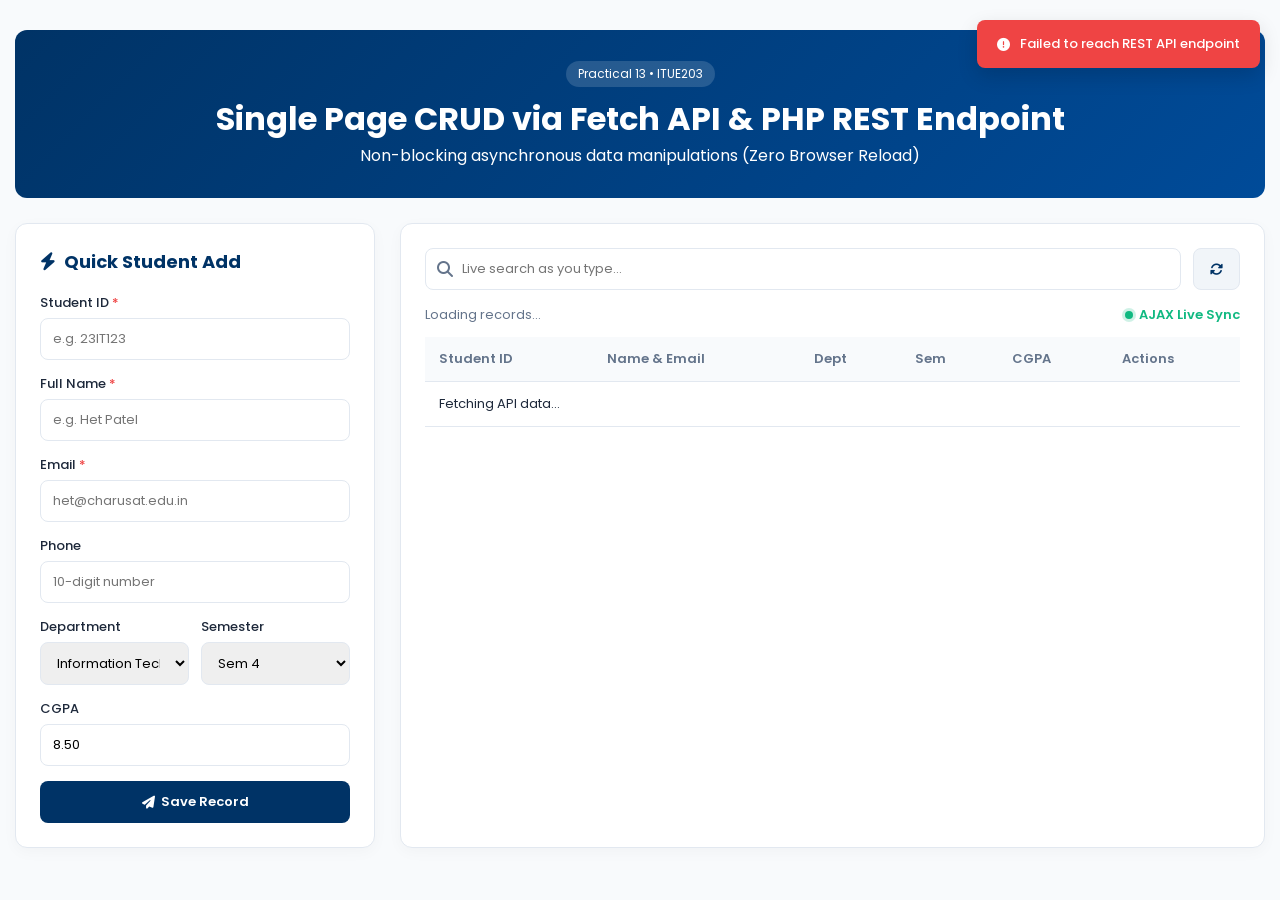
<file: practical 13/index.html>
<!DOCTYPE html>
<html lang="en">
<head>
    <meta charset="UTF-8">
    <meta name="viewport" content="width=device-width, initial-scale=1.0">
    <title>Practical 13 - Asynchronous AJAX/Fetch CRUD (Zero Page Reload)</title>
    <link href="https://fonts.googleapis.com/css2?family=Poppins:wght@300;400;500;600;700&display=swap" rel="stylesheet">
    <link rel="stylesheet" href="https://cdnjs.cloudflare.com/ajax/libs/font-awesome/6.6.0/css/all.min.css">
    <link rel="stylesheet" href="style.css">
</head>
<body>
    <div class="container">
        <header class="header">
            <span class="badge">Practical 13 • ITUE203</span>
            <h1>Single Page CRUD via Fetch API & PHP REST Endpoint</h1>
            <p>Non-blocking asynchronous data manipulations (Zero Browser Reload)</p>
        </header>

        <!-- Toast Notifications System -->
        <div id="toastContainer" class="toast-container"></div>

        <div class="crud-layout">
            <!-- Asynchronous Form Card -->
            <section class="card form-card">
                <h2>
                    <i class="fa-solid fa-bolt" id="formIcon"></i>
                    <span id="formTitle">Quick Student Add</span>
                </h2>

                <form id="asyncForm">
                    <input type="hidden" id="studentDbId" value="">

                    <div class="form-group">
                        <label for="studentId">Student ID <span class="req">*</span></label>
                        <input type="text" id="studentId" placeholder="e.g. 23IT123" required>
                    </div>

                    <div class="form-group">
                        <label for="fullName">Full Name <span class="req">*</span></label>
                        <input type="text" id="fullName" placeholder="e.g. Het Patel" required>
                    </div>

                    <div class="form-group">
                        <label for="email">Email <span class="req">*</span></label>
                        <input type="email" id="email" placeholder="het@charusat.edu.in" required>
                    </div>

                    <div class="form-group">
                        <label for="phone">Phone</label>
                        <input type="text" id="phone" placeholder="10-digit number">
                    </div>

                    <div class="row">
                        <div class="form-group">
                            <label for="deptSelect">Department</label>
                            <select id="deptSelect">
                                <option value="1">Information Technology</option>
                                <option value="2">Computer Engineering</option>
                                <option value="3">Computer Science & Eng</option>
                                <option value="4">Electronics & Comm</option>
                                <option value="5">Mechanical Engineering</option>
                            </select>
                        </div>

                        <div class="form-group">
                            <label for="semester">Semester</label>
                            <select id="semester">
                                <option value="1">Sem 1</option>
                                <option value="2">Sem 2</option>
                                <option value="3">Sem 3</option>
                                <option value="4" selected>Sem 4</option>
                                <option value="5">Sem 5</option>
                                <option value="6">Sem 6</option>
                                <option value="7">Sem 7</option>
                                <option value="8">Sem 8</option>
                            </select>
                        </div>
                    </div>

                    <div class="form-group">
                        <label for="cgpa">CGPA</label>
                        <input type="number" step="0.01" min="0" max="10" id="cgpa" value="8.50">
                    </div>

                    <div class="btn-group">
                        <button type="submit" id="saveBtn" class="btn btn-primary">
                            <i class="fa-solid fa-paper-plane"></i> <span id="saveBtnText">Save Record</span>
                        </button>
                        <button type="button" id="cancelBtn" class="btn btn-secondary" style="display: none;">Cancel</button>
                    </div>
                </form>
            </section>

            <!-- Asynchronous Live Data Table -->
            <section class="card table-card">
                <div class="table-top">
                    <div class="live-search">
                        <i class="fa-solid fa-magnifying-glass"></i>
                        <input type="text" id="liveSearchInput" placeholder="Live search as you type...">
                    </div>
                    <button id="refreshBtn" class="btn btn-refresh" title="Reload without refresh">
                        <i class="fa-solid fa-rotate"></i>
                    </button>
                </div>

                <div class="table-meta">
                    <span id="recordCount">Loading records...</span>
                    <span class="live-indicator"><span class="dot"></span> AJAX Live Sync</span>
                </div>

                <div class="table-responsive">
                    <table>
                        <thead>
                            <tr>
                                <th>Student ID</th>
                                <th>Name & Email</th>
                                <th>Dept</th>
                                <th>Sem</th>
                                <th>CGPA</th>
                                <th>Actions</th>
                            </tr>
                        </thead>
                        <tbody id="studentTableBody">
                            <tr><td colspan="6" class="loading-cell">Fetching API data...</td></tr>
                        </tbody>
                    </table>
                </div>
            </section>
        </div>
    </div>

    <script src="app.js"></script>
</body>
</html>
</file>
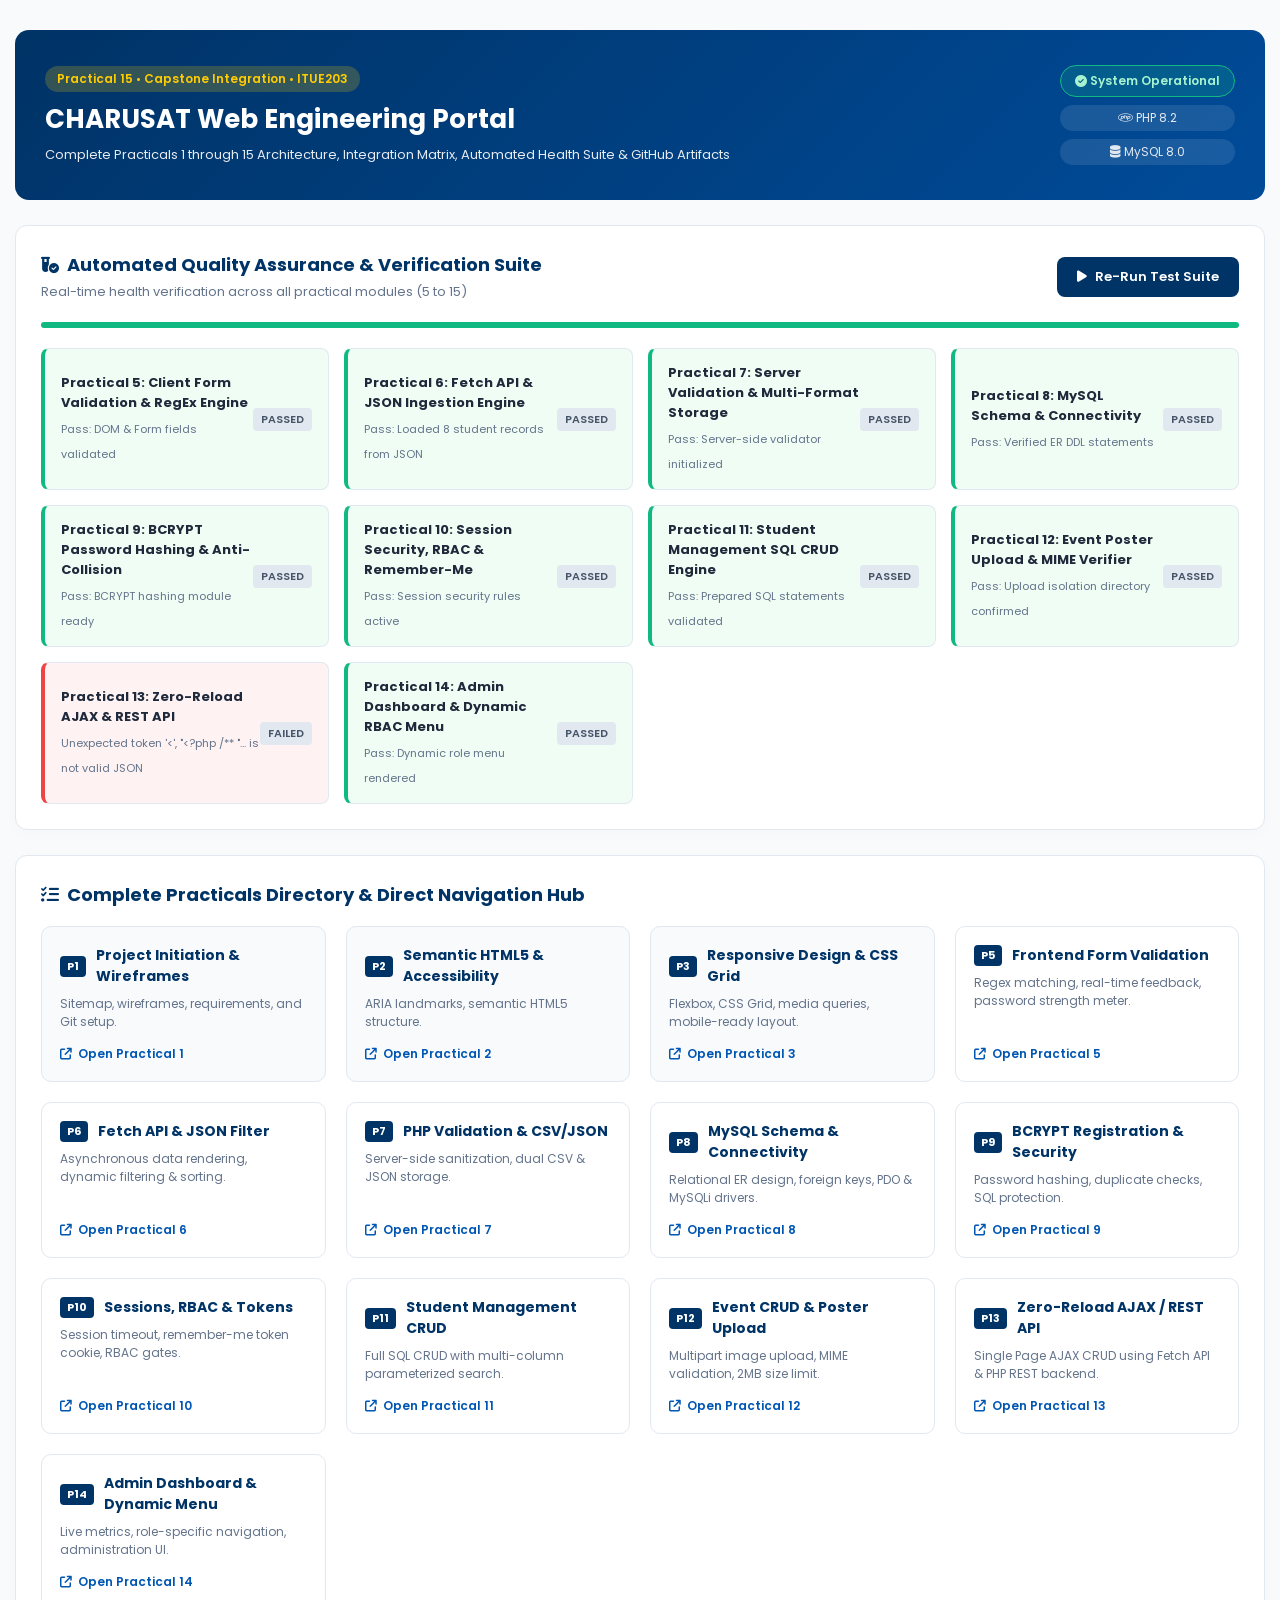
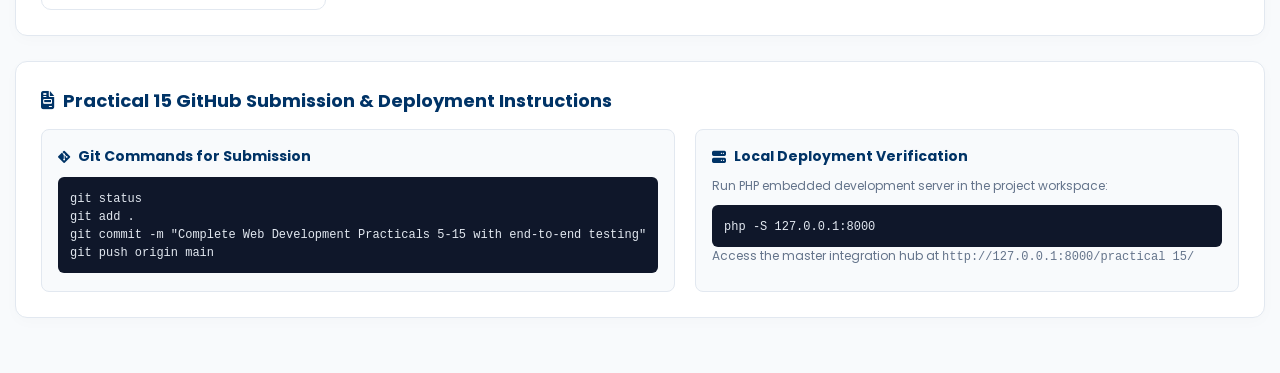
<file: practical 15/index.html>
<!DOCTYPE html>
<html lang="en">
<head>
    <meta charset="UTF-8">
    <meta name="viewport" content="width=device-width, initial-scale=1.0">
    <title>Practical 15 - Master Integration, Automated Testing & Deployment Hub</title>
    <link href="https://fonts.googleapis.com/css2?family=Poppins:wght@300;400;500;600;700&display=swap" rel="stylesheet">
    <link rel="stylesheet" href="https://cdnjs.cloudflare.com/ajax/libs/font-awesome/6.6.0/css/all.min.css">
    <link rel="stylesheet" href="style.css">
</head>
<body>
    <div class="container">
        <!-- Master Header -->
        <header class="master-header">
            <div class="header-content">
                <span class="badge">Practical 15 • Capstone Integration • ITUE203</span>
                <h1>CHARUSAT Web Engineering Portal</h1>
                <p>Complete Practicals 1 through 15 Architecture, Integration Matrix, Automated Health Suite & GitHub Artifacts</p>
            </div>
            <div class="system-pills">
                <span class="pill-live"><i class="fa-solid fa-circle-check"></i> System Operational</span>
                <span class="pill-meta"><i class="fa-brands fa-php"></i> PHP 8.2</span>
                <span class="pill-meta"><i class="fa-solid fa-database"></i> MySQL 8.0</span>
            </div>
        </header>

        <!-- Test Runner Diagnostic Suite -->
        <section class="card test-suite-card">
            <div class="suite-header">
                <div>
                    <h2><i class="fa-solid fa-vial-circle-check"></i> Automated Quality Assurance & Verification Suite</h2>
                    <p class="subtitle">Real-time health verification across all practical modules (5 to 15)</p>
                </div>
                <button id="runTestsBtn" class="btn btn-primary">
                    <i class="fa-solid fa-play"></i> Re-Run Test Suite
                </button>
            </div>

            <div id="testProgress" class="progress-bar-wrap" style="display: none;">
                <div class="progress-bar" id="testBar"></div>
            </div>

            <div class="test-results-grid" id="testResultsGrid">
                <!-- Populated via automated JS test runner -->
            </div>
        </section>

        <!-- Practicals 1 to 15 Navigation & Coverage Matrix -->
        <section class="card matrix-card">
            <h2><i class="fa-solid fa-list-check"></i> Complete Practicals Directory & Direct Navigation Hub</h2>
            <div class="practicals-grid">
                <!-- Practical 1 -->
                <div class="practical-card">
                    <div class="p-header">
                        <span class="p-num">P1</span>
                        <h4>Project Initiation & Wireframes</h4>
                    </div>
                    <p>Sitemap, wireframes, requirements, and Git setup.</p>
                    <a href="../practical 1 & 2 & 3/home.html" class="p-link"><i class="fa-solid fa-arrow-up-right-from-square"></i> Open Practical 1</a>
                </div>

                <!-- Practical 2 -->
                <div class="practical-card">
                    <div class="p-header">
                        <span class="p-num">P2</span>
                        <h4>Semantic HTML5 & Accessibility</h4>
                    </div>
                    <p>ARIA landmarks, semantic HTML5 structure.</p>
                    <a href="../practical 1 & 2 & 3/home.html" class="p-link"><i class="fa-solid fa-arrow-up-right-from-square"></i> Open Practical 2</a>
                </div>

                <!-- Practical 3 -->
                <div class="practical-card">
                    <div class="p-header">
                        <span class="p-num">P3</span>
                        <h4>Responsive Design & CSS Grid</h4>
                    </div>
                    <p>Flexbox, CSS Grid, media queries, mobile-ready layout.</p>
                    <a href="../practical 1 & 2 & 3/home.html" class="p-link"><i class="fa-solid fa-arrow-up-right-from-square"></i> Open Practical 3</a>
                </div>

                <!-- Practical 5 -->
                <div class="practical-card highlight">
                    <div class="p-header">
                        <span class="p-num">P5</span>
                        <h4>Frontend Form Validation</h4>
                    </div>
                    <p>Regex matching, real-time feedback, password strength meter.</p>
                    <a href="../practical 5/index.html" class="p-link"><i class="fa-solid fa-arrow-up-right-from-square"></i> Open Practical 5</a>
                </div>

                <!-- Practical 6 -->
                <div class="practical-card highlight">
                    <div class="p-header">
                        <span class="p-num">P6</span>
                        <h4>Fetch API & JSON Filter</h4>
                    </div>
                    <p>Asynchronous data rendering, dynamic filtering & sorting.</p>
                    <a href="../practical 6/index.html" class="p-link"><i class="fa-solid fa-arrow-up-right-from-square"></i> Open Practical 6</a>
                </div>

                <!-- Practical 7 -->
                <div class="practical-card highlight">
                    <div class="p-header">
                        <span class="p-num">P7</span>
                        <h4>PHP Validation & CSV/JSON</h4>
                    </div>
                    <p>Server-side sanitization, dual CSV & JSON storage.</p>
                    <a href="../practical 7/index.php" class="p-link"><i class="fa-solid fa-arrow-up-right-from-square"></i> Open Practical 7</a>
                </div>

                <!-- Practical 8 -->
                <div class="practical-card highlight">
                    <div class="p-header">
                        <span class="p-num">P8</span>
                        <h4>MySQL Schema & Connectivity</h4>
                    </div>
                    <p>Relational ER design, foreign keys, PDO & MySQLi drivers.</p>
                    <a href="../practical 8/index.php" class="p-link"><i class="fa-solid fa-arrow-up-right-from-square"></i> Open Practical 8</a>
                </div>

                <!-- Practical 9 -->
                <div class="practical-card highlight">
                    <div class="p-header">
                        <span class="p-num">P9</span>
                        <h4>BCRYPT Registration & Security</h4>
                    </div>
                    <p>Password hashing, duplicate checks, SQL protection.</p>
                    <a href="../practical 9/index.php" class="p-link"><i class="fa-solid fa-arrow-up-right-from-square"></i> Open Practical 9</a>
                </div>

                <!-- Practical 10 -->
                <div class="practical-card highlight">
                    <div class="p-header">
                        <span class="p-num">P10</span>
                        <h4>Sessions, RBAC & Tokens</h4>
                    </div>
                    <p>Session timeout, remember-me token cookie, RBAC gates.</p>
                    <a href="../practical 10/index.php" class="p-link"><i class="fa-solid fa-arrow-up-right-from-square"></i> Open Practical 10</a>
                </div>

                <!-- Practical 11 -->
                <div class="practical-card highlight">
                    <div class="p-header">
                        <span class="p-num">P11</span>
                        <h4>Student Management CRUD</h4>
                    </div>
                    <p>Full SQL CRUD with multi-column parameterized search.</p>
                    <a href="../practical 11/index.php" class="p-link"><i class="fa-solid fa-arrow-up-right-from-square"></i> Open Practical 11</a>
                </div>

                <!-- Practical 12 -->
                <div class="practical-card highlight">
                    <div class="p-header">
                        <span class="p-num">P12</span>
                        <h4>Event CRUD & Poster Upload</h4>
                    </div>
                    <p>Multipart image upload, MIME validation, 2MB size limit.</p>
                    <a href="../practical 12/index.php" class="p-link"><i class="fa-solid fa-arrow-up-right-from-square"></i> Open Practical 12</a>
                </div>

                <!-- Practical 13 -->
                <div class="practical-card highlight">
                    <div class="p-header">
                        <span class="p-num">P13</span>
                        <h4>Zero-Reload AJAX / REST API</h4>
                    </div>
                    <p>Single Page AJAX CRUD using Fetch API & PHP REST backend.</p>
                    <a href="../practical 13/index.html" class="p-link"><i class="fa-solid fa-arrow-up-right-from-square"></i> Open Practical 13</a>
                </div>

                <!-- Practical 14 -->
                <div class="practical-card highlight">
                    <div class="p-header">
                        <span class="p-num">P14</span>
                        <h4>Admin Dashboard & Dynamic Menu</h4>
                    </div>
                    <p>Live metrics, role-specific navigation, administration UI.</p>
                    <a href="../practical 14/index.php" class="p-link"><i class="fa-solid fa-arrow-up-right-from-square"></i> Open Practical 14</a>
                </div>
            </div>
        </section>

        <!-- Documentation & Submission Guidelines -->
        <section class="card docs-card">
            <h2><i class="fa-solid fa-file-invoice"></i> Practical 15 GitHub Submission & Deployment Instructions</h2>
            <div class="docs-grid">
                <div class="doc-box">
                    <h4><i class="fa-brands fa-git-alt"></i> Git Commands for Submission</h4>
                    <pre><code>git status
git add .
git commit -m "Complete Web Development Practicals 5-15 with end-to-end testing"
git push origin main</code></pre>
                </div>
                <div class="doc-box">
                    <h4><i class="fa-solid fa-server"></i> Local Deployment Verification</h4>
                    <p>Run PHP embedded development server in the project workspace:</p>
                    <pre><code>php -S 127.0.0.1:8000</code></pre>
                    <p>Access the master integration hub at <code>http://127.0.0.1:8000/practical 15/</code></p>
                </div>
            </div>
        </section>
    </div>

    <script src="test-runner.js"></script>
</body>
</html>
</file>
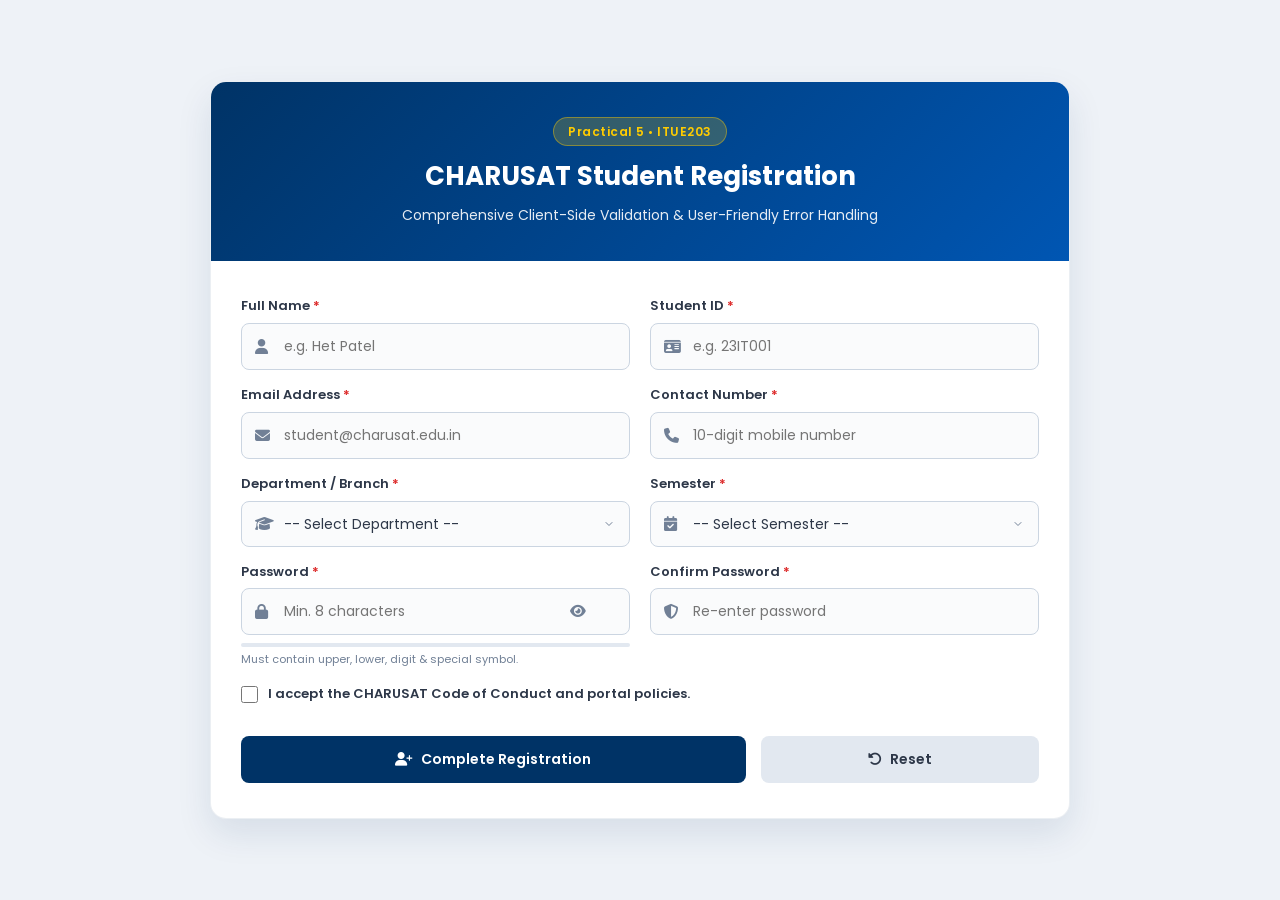
<file: practical 5/index.html>
<!DOCTYPE html>
<html lang="en">
<head>
    <meta charset="UTF-8">
    <meta name="viewport" content="width=device-width, initial-scale=1.0">
    <title>Practical 5 - Student Registration with Frontend Validation</title>
    <link href="https://fonts.googleapis.com/css2?family=Poppins:wght@300;400;500;600;700&display=swap" rel="stylesheet">
    <link rel="stylesheet" href="https://cdnjs.cloudflare.com/ajax/libs/font-awesome/6.6.0/css/all.min.css">
    <link rel="stylesheet" href="style.css">
</head>
<body>
    <div class="container">
        <header class="form-header">
            <div class="badge">Practical 5 • ITUE203</div>
            <h1>CHARUSAT Student Registration</h1>
            <p>Comprehensive Client-Side Validation & User-Friendly Error Handling</p>
        </header>

        <main>
            <div id="alertSuccess" class="alert alert-success" role="alert" style="display: none;">
                <i class="fa-solid fa-circle-check"></i>
                <div class="alert-content">
                    <strong>Success!</strong> Registration details validated successfully.
                </div>
            </div>

            <form id="registrationForm" novalidate>
                <div class="form-row">
                    <!-- Full Name -->
                    <div class="form-group" id="group-fullname">
                        <label for="fullname">Full Name <span class="required">*</span></label>
                        <div class="input-wrapper">
                            <i class="fa-solid fa-user icon"></i>
                            <input type="text" id="fullname" name="fullname" placeholder="e.g. Het Patel" autocomplete="name" required>
                            <i class="fa-solid status-icon"></i>
                        </div>
                        <span class="error-msg" id="error-fullname">Please enter at least 3 letters.</span>
                    </div>

                    <!-- Student ID / Roll No -->
                    <div class="form-group" id="group-studentid">
                        <label for="studentid">Student ID <span class="required">*</span></label>
                        <div class="input-wrapper">
                            <i class="fa-solid fa-id-card icon"></i>
                            <input type="text" id="studentid" name="studentid" placeholder="e.g. 23IT001" required>
                            <i class="fa-solid status-icon"></i>
                        </div>
                        <span class="error-msg" id="error-studentid">Enter a valid ID (e.g., 23IT045).</span>
                    </div>
                </div>

                <div class="form-row">
                    <!-- Email -->
                    <div class="form-group" id="group-email">
                        <label for="email">Email Address <span class="required">*</span></label>
                        <div class="input-wrapper">
                            <i class="fa-solid fa-envelope icon"></i>
                            <input type="email" id="email" name="email" placeholder="student@charusat.edu.in" autocomplete="email" required>
                            <i class="fa-solid status-icon"></i>
                        </div>
                        <span class="error-msg" id="error-email">Please enter a valid email address.</span>
                    </div>

                    <!-- Phone Number -->
                    <div class="form-group" id="group-phone">
                        <label for="phone">Contact Number <span class="required">*</span></label>
                        <div class="input-wrapper">
                            <i class="fa-solid fa-phone icon"></i>
                            <input type="tel" id="phone" name="phone" placeholder="10-digit mobile number" required>
                            <i class="fa-solid status-icon"></i>
                        </div>
                        <span class="error-msg" id="error-phone">Enter a valid 10-digit mobile number.</span>
                    </div>
                </div>

                <div class="form-row">
                    <!-- Department -->
                    <div class="form-group" id="group-department">
                        <label for="department">Department / Branch <span class="required">*</span></label>
                        <div class="input-wrapper">
                            <i class="fa-solid fa-graduation-cap icon"></i>
                            <select id="department" name="department" required>
                                <option value="">-- Select Department --</option>
                                <option value="Information Technology">Information Technology</option>
                                <option value="Computer Engineering">Computer Engineering</option>
                                <option value="Computer Science & Engineering">Computer Science & Engineering</option>
                                <option value="Electronics & Communication">Electronics & Communication</option>
                                <option value="Mechanical Engineering">Mechanical Engineering</option>
                                <option value="Civil Engineering">Civil Engineering</option>
                            </select>
                            <i class="fa-solid status-icon"></i>
                        </div>
                        <span class="error-msg" id="error-department">Please choose your department.</span>
                    </div>

                    <!-- Semester -->
                    <div class="form-group" id="group-semester">
                        <label for="semester">Semester <span class="required">*</span></label>
                        <div class="input-wrapper">
                            <i class="fa-solid fa-calendar-check icon"></i>
                            <select id="semester" name="semester" required>
                                <option value="">-- Select Semester --</option>
                                <option value="1">Semester 1</option>
                                <option value="2">Semester 2</option>
                                <option value="3">Semester 3</option>
                                <option value="4">Semester 4</option>
                                <option value="5">Semester 5</option>
                                <option value="6">Semester 6</option>
                                <option value="7">Semester 7</option>
                                <option value="8">Semester 8</option>
                            </select>
                            <i class="fa-solid status-icon"></i>
                        </div>
                        <span class="error-msg" id="error-semester">Please select your current semester.</span>
                    </div>
                </div>

                <div class="form-row">
                    <!-- Password -->
                    <div class="form-group" id="group-password">
                        <label for="password">Password <span class="required">*</span></label>
                        <div class="input-wrapper">
                            <i class="fa-solid fa-lock icon"></i>
                            <input type="password" id="password" name="password" placeholder="Min. 8 characters" required>
                            <button type="button" class="toggle-password" id="togglePassword" aria-label="Toggle password visibility">
                                <i class="fa-solid fa-eye"></i>
                            </button>
                            <i class="fa-solid status-icon"></i>
                        </div>
                        <div class="password-meter" id="passwordMeter">
                            <div class="meter-bar" id="meterBar"></div>
                        </div>
                        <small class="password-hint" id="passwordHint">Must contain upper, lower, digit & special symbol.</small>
                        <span class="error-msg" id="error-password">Password must be at least 8 chars with mixed characters.</span>
                    </div>

                    <!-- Confirm Password -->
                    <div class="form-group" id="group-confirmpassword">
                        <label for="confirmpassword">Confirm Password <span class="required">*</span></label>
                        <div class="input-wrapper">
                            <i class="fa-solid fa-shield-halved icon"></i>
                            <input type="password" id="confirmpassword" name="confirmpassword" placeholder="Re-enter password" required>
                            <i class="fa-solid status-icon"></i>
                        </div>
                        <span class="error-msg" id="error-confirmpassword">Passwords do not match.</span>
                    </div>
                </div>

                <!-- Terms & Conditions -->
                <div class="form-group checkbox-group" id="group-terms">
                    <label class="checkbox-label">
                        <input type="checkbox" id="terms" name="terms" required>
                        <span>I accept the CHARUSAT Code of Conduct and portal policies.</span>
                    </label>
                    <span class="error-msg" id="error-terms">You must agree before registering.</span>
                </div>

                <!-- Submit Button -->
                <div class="form-actions">
                    <button type="submit" id="submitBtn" class="btn btn-primary">
                        <i class="fa-solid fa-user-plus"></i> Complete Registration
                    </button>
                    <button type="reset" id="resetBtn" class="btn btn-secondary">
                        <i class="fa-solid fa-rotate-left"></i> Reset
                    </button>
                </div>
            </form>

            <div id="summaryModal" class="modal" style="display: none;">
                <div class="modal-card">
                    <div class="modal-header">
                        <h3><i class="fa-solid fa-circle-check text-green"></i> Verified Registration Data</h3>
                        <button type="button" class="close-modal" id="closeModal">&times;</button>
                    </div>
                    <div class="modal-body" id="modalData"></div>
                    <div class="modal-footer">
                        <button type="button" class="btn btn-primary" id="modalOkBtn">OK, Continue</button>
                    </div>
                </div>
            </div>
        </main>
    </div>

    <script src="app.js"></script>
</body>
</html>
</file>
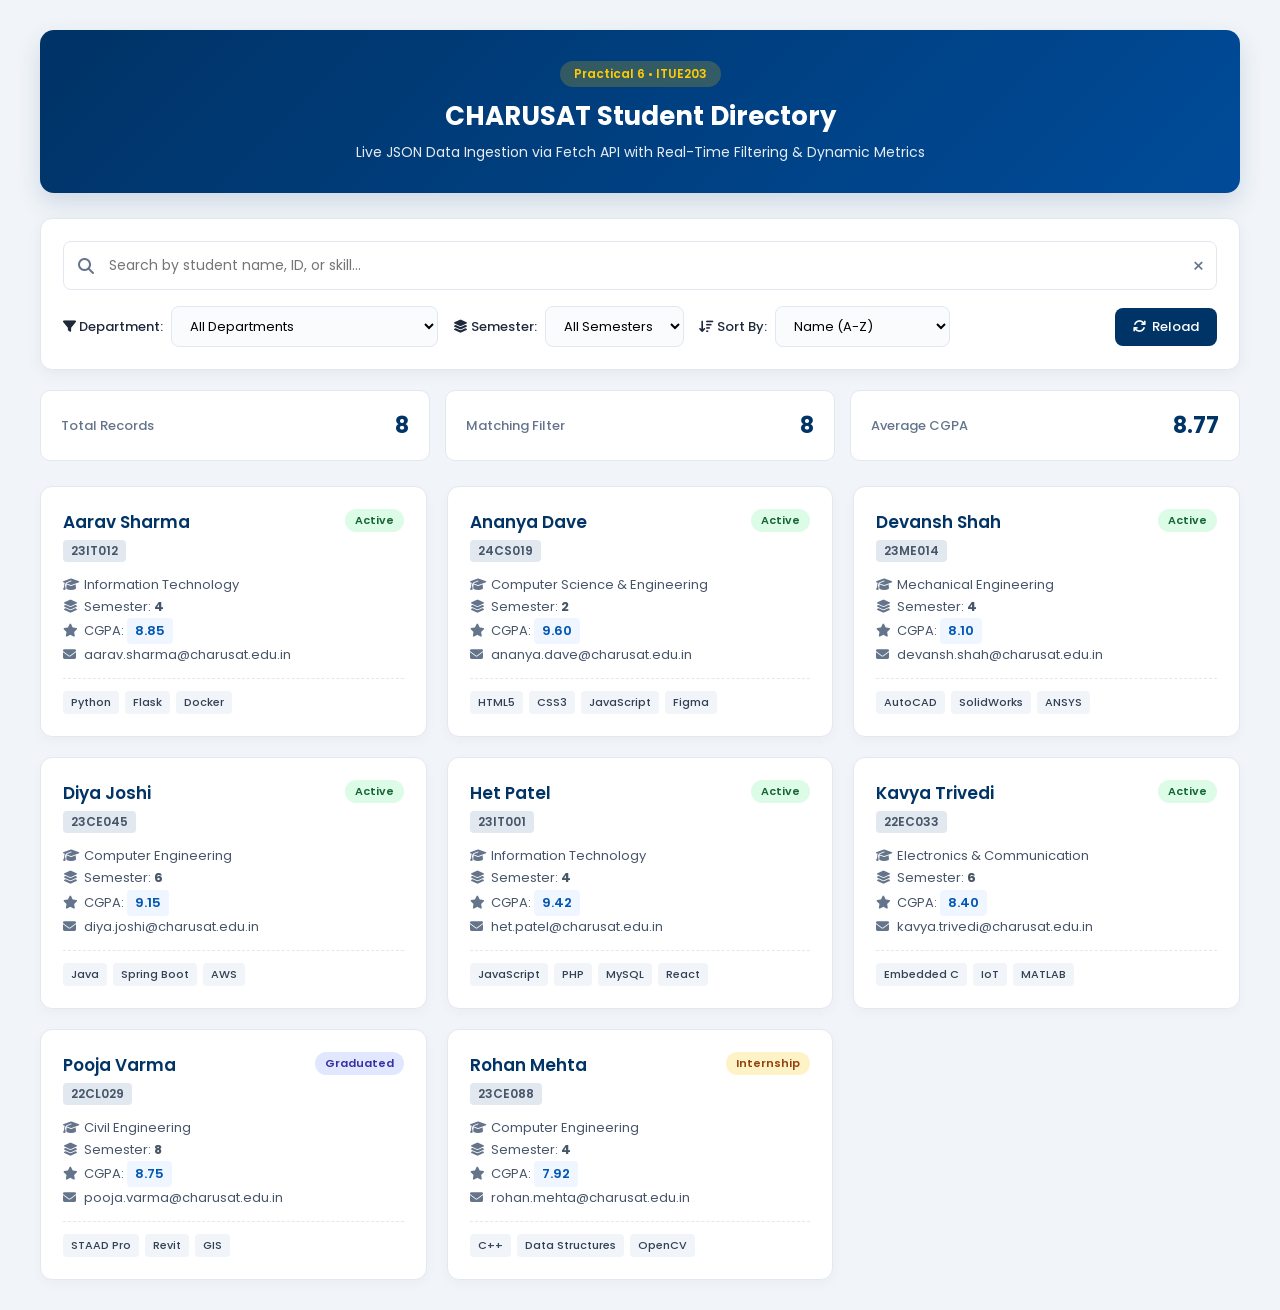
<file: practical 6/index.html>
<!DOCTYPE html>
<html lang="en">
<head>
    <meta charset="UTF-8">
    <meta name="viewport" content="width=device-width, initial-scale=1.0">
    <title>Practical 6 - Rendering External JSON with Fetch API, Search & Filter</title>
    <link href="https://fonts.googleapis.com/css2?family=Poppins:wght@300;400;500;600;700&display=swap" rel="stylesheet">
    <link rel="stylesheet" href="https://cdnjs.cloudflare.com/ajax/libs/font-awesome/6.6.0/css/all.min.css">
    <link rel="stylesheet" href="style.css">
</head>
<body>
    <div class="container">
        <header class="page-header">
            <div class="badge">Practical 6 • ITUE203</div>
            <h1>CHARUSAT Student Directory</h1>
            <p>Live JSON Data Ingestion via Fetch API with Real-Time Filtering & Dynamic Metrics</p>
        </header>

        <!-- Control Bar (Search & Filters) -->
        <section class="toolbar-card">
            <div class="search-box">
                <i class="fa-solid fa-magnifying-glass"></i>
                <input type="text" id="searchInput" placeholder="Search by student name, ID, or skill...">
                <button type="button" id="clearSearch" aria-label="Clear Search">&times;</button>
            </div>

            <div class="filters-row">
                <div class="filter-item">
                    <label for="deptFilter"><i class="fa-solid fa-filter"></i> Department:</label>
                    <select id="deptFilter">
                        <option value="ALL">All Departments</option>
                    </select>
                </div>

                <div class="filter-item">
                    <label for="semFilter"><i class="fa-solid fa-layer-group"></i> Semester:</label>
                    <select id="semFilter">
                        <option value="ALL">All Semesters</option>
                        <option value="2">Semester 2</option>
                        <option value="4">Semester 4</option>
                        <option value="6">Semester 6</option>
                        <option value="8">Semester 8</option>
                    </select>
                </div>

                <div class="filter-item">
                    <label for="sortBy"><i class="fa-solid fa-arrow-down-wide-short"></i> Sort By:</label>
                    <select id="sortBy">
                        <option value="name-asc">Name (A-Z)</option>
                        <option value="name-desc">Name (Z-A)</option>
                        <option value="cgpa-desc">CGPA (High to Low)</option>
                        <option value="cgpa-asc">CGPA (Low to High)</option>
                    </select>
                </div>

                <button id="reloadBtn" class="btn btn-reload" title="Refresh JSON data">
                    <i class="fa-solid fa-arrows-rotate"></i> Reload
                </button>
            </div>
        </section>

        <!-- Stats Bar -->
        <section class="stats-bar">
            <div class="stat-card">
                <span class="stat-label">Total Records</span>
                <span class="stat-value" id="totalCount">0</span>
            </div>
            <div class="stat-card">
                <span class="stat-label">Matching Filter</span>
                <span class="stat-value" id="filteredCount">0</span>
            </div>
            <div class="stat-card">
                <span class="stat-label">Average CGPA</span>
                <span class="stat-value" id="avgCgpa">0.00</span>
            </div>
        </section>

        <!-- Loading & Error States -->
        <div id="loadingState" class="state-box" style="display: none;">
            <div class="spinner"></div>
            <p>Fetching JSON records from server...</p>
        </div>

        <div id="errorState" class="state-box alert-error" style="display: none;">
            <i class="fa-solid fa-triangle-exclamation"></i>
            <p id="errorText">Failed to load student data.</p>
        </div>

        <!-- Student Cards Grid -->
        <main>
            <div id="studentGrid" class="student-grid"></div>
            <div id="noResults" class="state-box" style="display: none;">
                <i class="fa-regular fa-folder-open"></i>
                <p>No student records found matching the given criteria.</p>
            </div>
        </main>
    </div>

    <script src="app.js"></script>
</body>
</html>
</file>
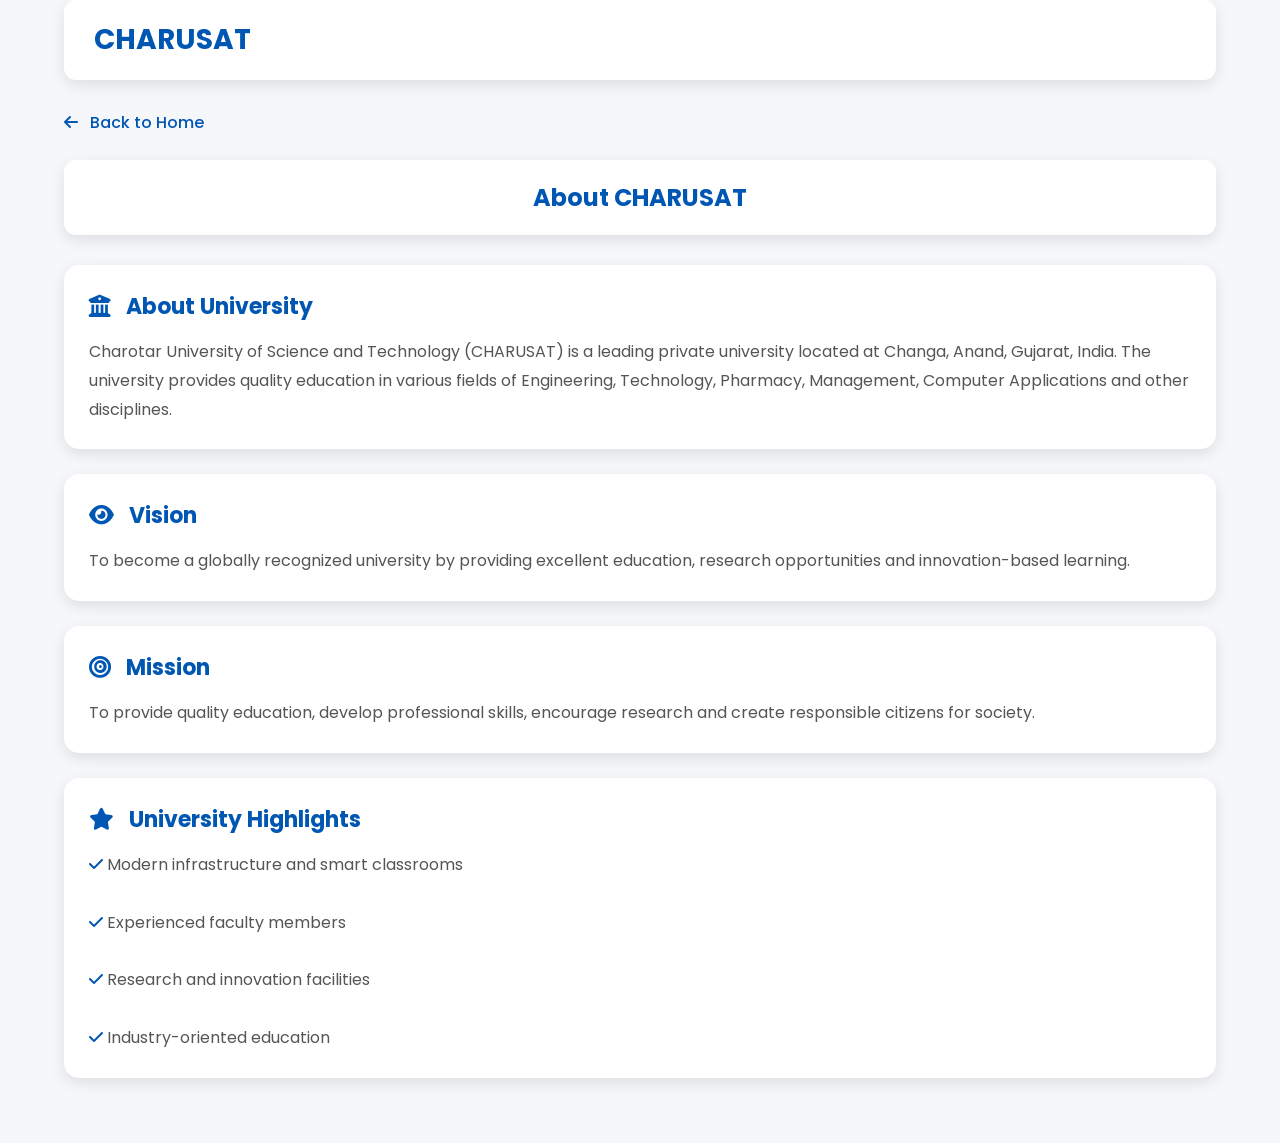
<file: practical 1 & 2 & 3/about.html>
<!DOCTYPE html>
<html lang="en">

<head>

    <meta charset="UTF-8">
    <meta name="viewport" content="width=device-width, initial-scale=1.0">

    <title>About CHARUSAT</title>

    <link rel="stylesheet" href="about.css">

    <link href="https://fonts.googleapis.com/css2?family=Poppins:wght@300;400;500;600&display=swap" rel="stylesheet">

    <link rel="stylesheet"
        href="https://cdnjs.cloudflare.com/ajax/libs/font-awesome/6.6.0/css/all.min.css">

</head>


<body>


<!-- Header -->

<header class="box">

    <div class="logo">

        <h2>CHARUSAT</h2>

    </div>

</header>



<!-- Main Section -->

<section class="box">


    <a href="home.html" class="back-btn">

        <i class="fa-solid fa-arrow-left"></i>
        Back to Home

    </a>



    <h1 class="title-box">

        About CHARUSAT

    </h1>



    <!-- Introduction -->

    <div class="card">


        <h3>

            <i class="fa-solid fa-building-columns"></i>
            About University

        </h3>


        <p>

            Charotar University of Science and Technology (CHARUSAT) is a
            leading private university located at Changa, Anand, Gujarat, India.

            The university provides quality education in various fields of
            Engineering, Technology, Pharmacy, Management, Computer Applications
            and other disciplines.

        </p>


    </div>




    <!-- Vision -->

    <div class="card">


        <h3>

            <i class="fa-solid fa-eye"></i>
            Vision

        </h3>


        <p>

            To become a globally recognized university by providing excellent
            education, research opportunities and innovation-based learning.

        </p>


    </div>




    <!-- Mission -->

    <div class="card">


        <h3>

            <i class="fa-solid fa-bullseye"></i>
            Mission

        </h3>


        <p>

            To provide quality education, develop professional skills,
            encourage research and create responsible citizens for society.

        </p>


    </div>





    <!-- Highlights -->

    <div class="card">


        <h3>

            <i class="fa-solid fa-star"></i>
            University Highlights

        </h3>



        <p>

            <i class="fa-solid fa-check"></i>
            Modern infrastructure and smart classrooms
            <br><br>


            <i class="fa-solid fa-check"></i>
            Experienced faculty members
            <br><br>


            <i class="fa-solid fa-check"></i>
            Research and innovation facilities
            <br><br>


            <i class="fa-solid fa-check"></i>
            Industry-oriented education

        </p>


    </div>



</section>


</body>

</html>
</file>
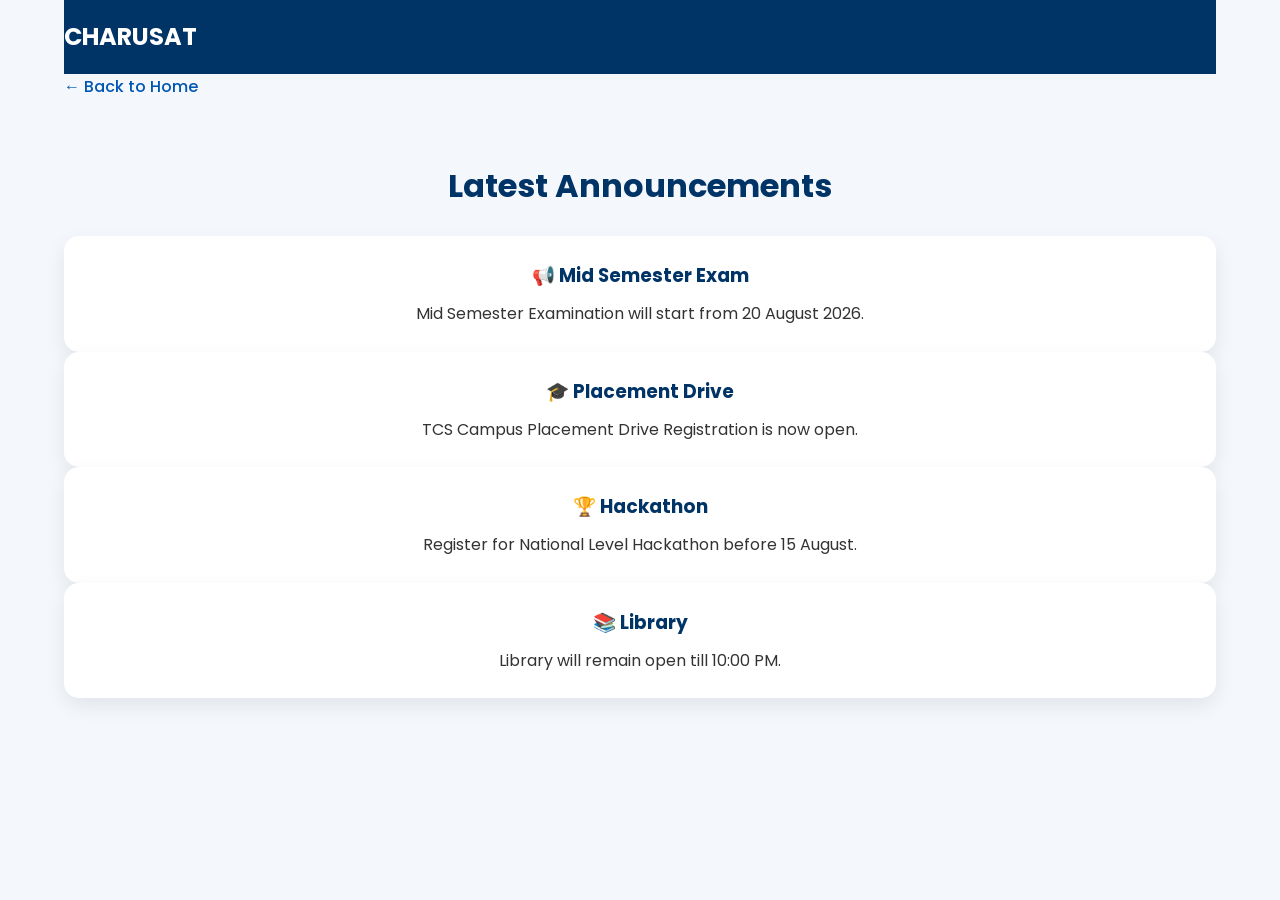
<file: practical 1 & 2 & 3/announcements.html>
<!DOCTYPE html>
<html lang="en">
<head>
    <meta charset="UTF-8">
    <meta name="viewport" content="width=device-width, initial-scale=1.0">
    <title>Announcements</title>

    <link rel="stylesheet" href="style.css">

    <link href="https://fonts.googleapis.com/css2?family=Poppins:wght@300;400;500;600&display=swap" rel="stylesheet">

    <link rel="stylesheet"
    href="https://cdnjs.cloudflare.com/ajax/libs/font-awesome/6.6.0/css/all.min.css">

</head>
<body>

<header class="box">

    <div class="logo">
        <h2>CHARUSAT</h2>
    </div>

</header>

<section class="box">

    <a href="home.html" class="back-btn">
        ← Back to Home
    </a>

    <h1 class="title-box">
        Latest Announcements
    </h1>

    <div class="card">

        <h3>📢 Mid Semester Exam</h3>

        <p>
            Mid Semester Examination will start from
            20 August 2026.
        </p>

    </div>

    <div class="card">

        <h3>🎓 Placement Drive</h3>

        <p>
            TCS Campus Placement Drive Registration
            is now open.
        </p>

    </div>

    <div class="card">

        <h3>🏆 Hackathon</h3>

        <p>
            Register for National Level Hackathon
            before 15 August.
        </p>

    </div>

    <div class="card">

        <h3>📚 Library</h3>

        <p>
            Library will remain open till
            10:00 PM.
        </p>

    </div>

</section>

</body>
</html>
</file>
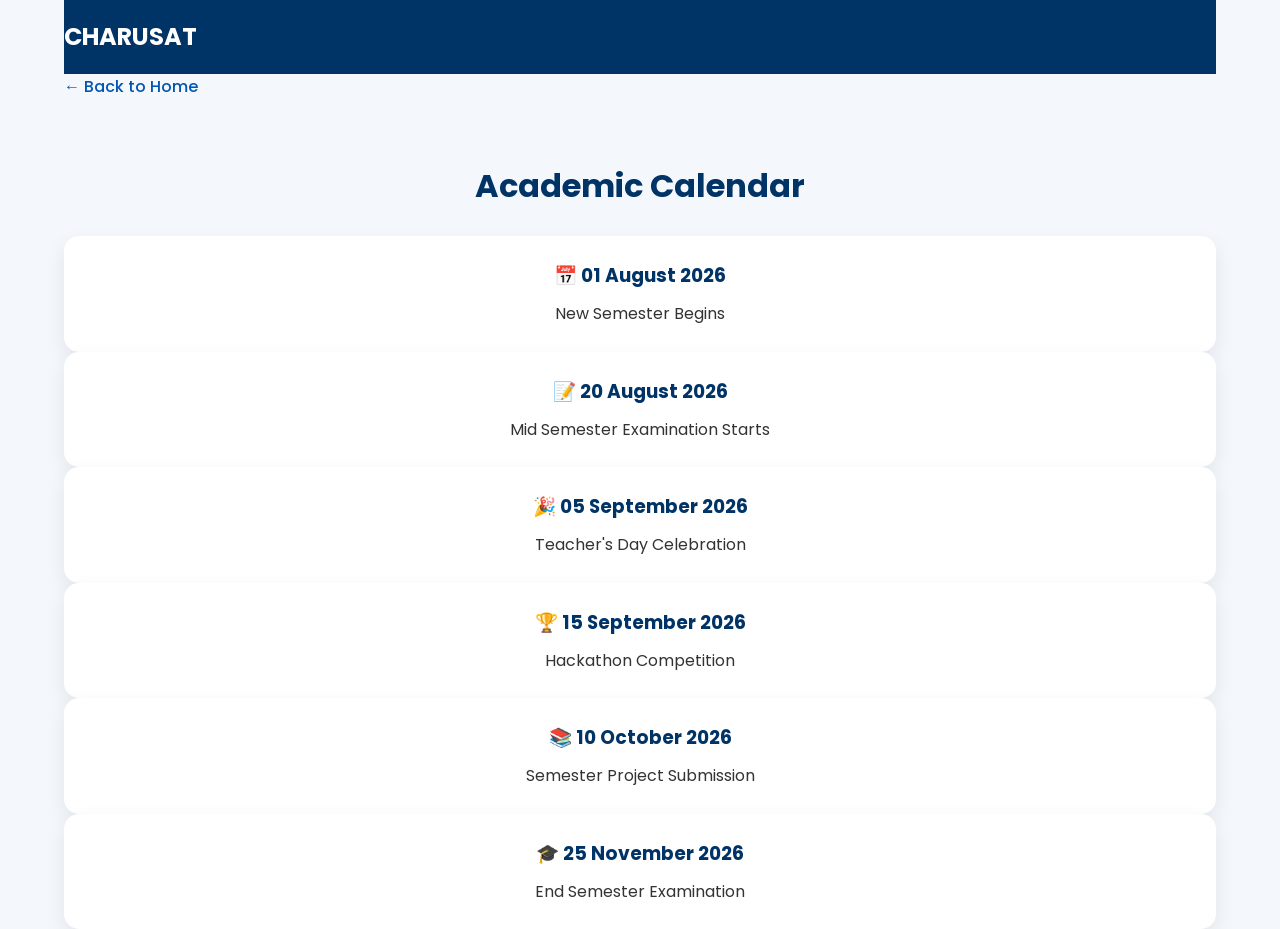
<file: practical 1 & 2 & 3/calendar.html>
<!DOCTYPE html>
<html lang="en">
<head>
    <meta charset="UTF-8">
    <meta name="viewport" content="width=device-width, initial-scale=1.0">
    <title>Academic Calendar</title>

    <link rel="stylesheet" href="style.css">

    <link href="https://fonts.googleapis.com/css2?family=Poppins:wght@300;400;500;600&display=swap" rel="stylesheet">

    <link rel="stylesheet"
    href="https://cdnjs.cloudflare.com/ajax/libs/font-awesome/6.6.0/css/all.min.css">

</head>
<body>

<header class="box">

    <div class="logo">
        <h2>CHARUSAT</h2>
    </div>

</header>

<section class="box">

    <a href="home.html" class="back-btn">
        ← Back to Home
    </a>

    <h1 class="title-box">
        Academic Calendar
    </h1>

    <div class="card">
        <h3>📅 01 August 2026</h3>
        <p>New Semester Begins</p>
    </div>

    <div class="card">
        <h3>📝 20 August 2026</h3>
        <p>Mid Semester Examination Starts</p>
    </div>

    <div class="card">
        <h3>🎉 05 September 2026</h3>
        <p>Teacher's Day Celebration</p>
    </div>

    <div class="card">
        <h3>🏆 15 September 2026</h3>
        <p>Hackathon Competition</p>
    </div>

    <div class="card">
        <h3>📚 10 October 2026</h3>
        <p>Semester Project Submission</p>
    </div>

    <div class="card">
        <h3>🎓 25 November 2026</h3>
        <p>End Semester Examination</p>
    </div>

</section>

</body>
</html>
</file>
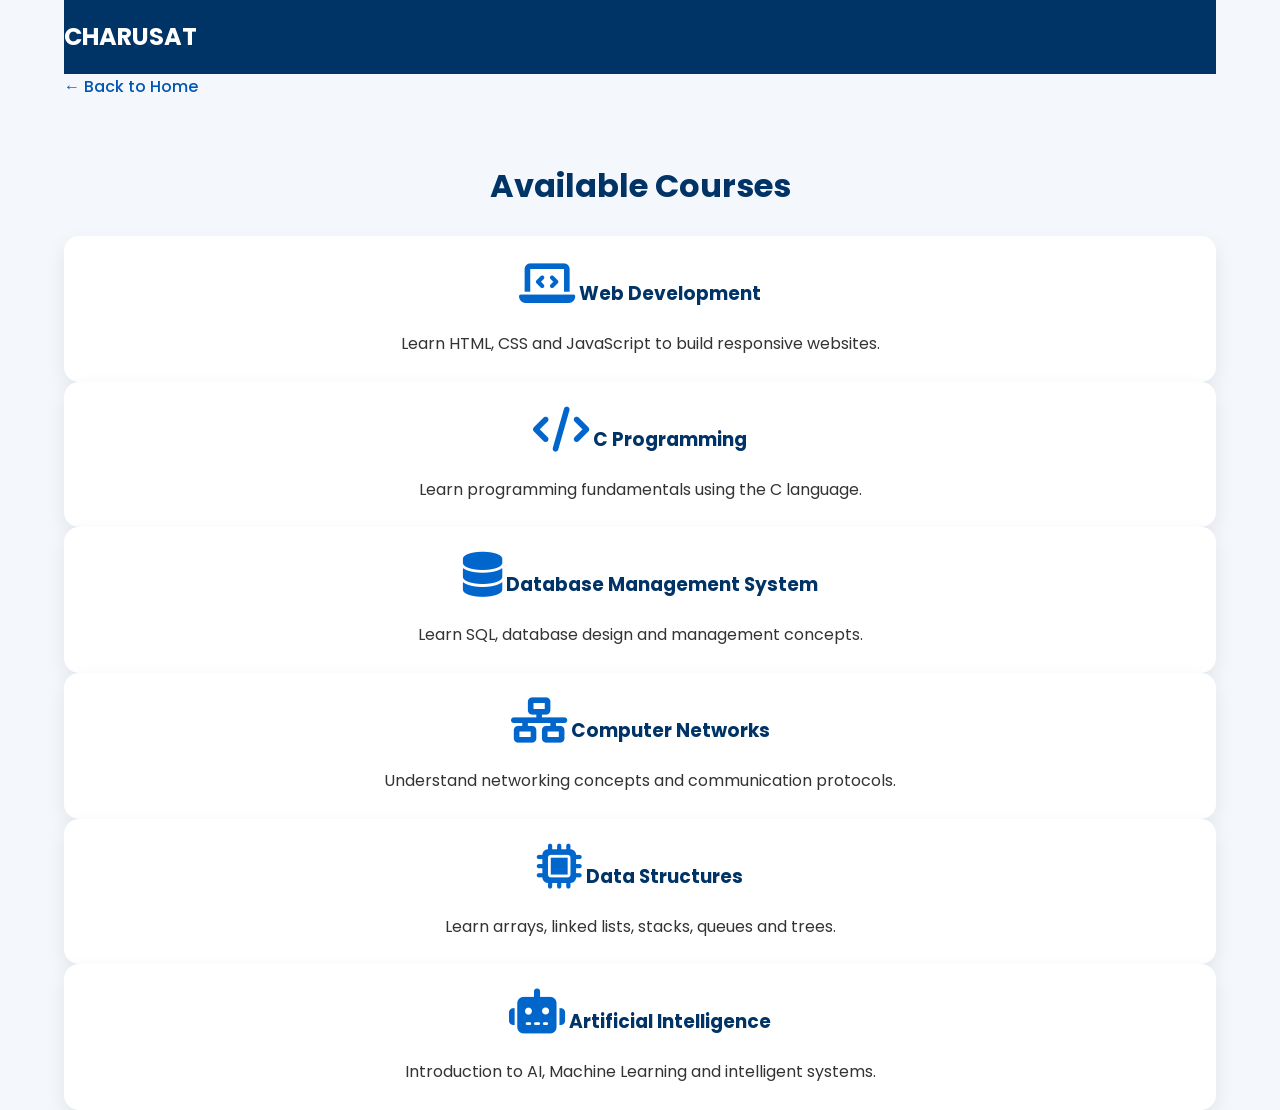
<file: practical 1 & 2 & 3/courses.html>
<!DOCTYPE html>
<html lang="en">
<head>
    <meta charset="UTF-8">
    <meta name="viewport" content="width=device-width, initial-scale=1.0">
    <title>Courses</title>

    <link rel="stylesheet" href="style.css">

    <link href="https://fonts.googleapis.com/css2?family=Poppins:wght@300;400;500;600&display=swap" rel="stylesheet">

    <link rel="stylesheet"
    href="https://cdnjs.cloudflare.com/ajax/libs/font-awesome/6.6.0/css/all.min.css">

</head>
<body>

<header class="box">

    <div class="logo">
        <h2>CHARUSAT</h2>
    </div>

</header>

<section class="box">

    <a href="home.html" class="back-btn">
        ← Back to Home
    </a>

    <h1 class="title-box">
        Available Courses
    </h1>

    <div class="card">

        <h3>
            <i class="fa-solid fa-laptop-code"></i>
            Web Development
        </h3>

        <p>
            Learn HTML, CSS and JavaScript to build responsive websites.
        </p>

    </div>

    <div class="card">

        <h3>
            <i class="fa-solid fa-code"></i>
            C Programming
        </h3>

        <p>
            Learn programming fundamentals using the C language.
        </p>

    </div>

    <div class="card">

        <h3>
            <i class="fa-solid fa-database"></i>
            Database Management System
        </h3>

        <p>
            Learn SQL, database design and management concepts.
        </p>

    </div>

    <div class="card">

        <h3>
            <i class="fa-solid fa-network-wired"></i>
            Computer Networks
        </h3>

        <p>
            Understand networking concepts and communication protocols.
        </p>

    </div>

    <div class="card">

        <h3>
            <i class="fa-solid fa-microchip"></i>
            Data Structures
        </h3>

        <p>
            Learn arrays, linked lists, stacks, queues and trees.
        </p>

    </div>

    <div class="card">

        <h3>
            <i class="fa-solid fa-robot"></i>
            Artificial Intelligence
        </h3>

        <p>
            Introduction to AI, Machine Learning and intelligent systems.
        </p>

    </div>

</section>

</body>
</html>
</file>
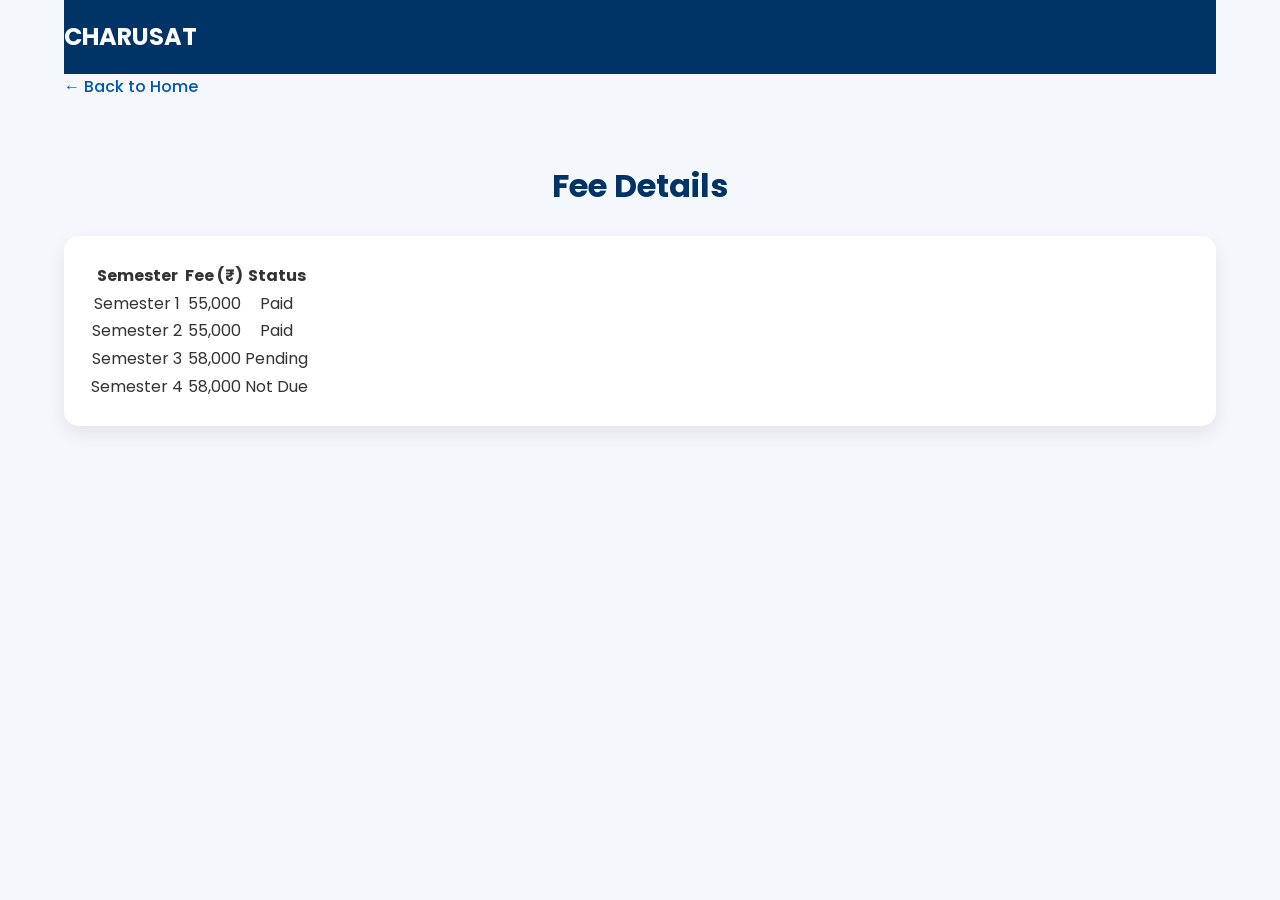
<file: practical 1 & 2 & 3/fee.html>
<!DOCTYPE html>
<html lang="en">
<head>
    <meta charset="UTF-8">
    <meta name="viewport" content="width=device-width, initial-scale=1.0">
    <title>Fee Details</title>

    <link rel="stylesheet" href="style.css">

    <link href="https://fonts.googleapis.com/css2?family=Poppins:wght@300;400;500;600&display=swap" rel="stylesheet">

    <link rel="stylesheet"
    href="https://cdnjs.cloudflare.com/ajax/libs/font-awesome/6.6.0/css/all.min.css">

</head>
<body>

<header class="box">

    <div class="logo">
        <h2>CHARUSAT</h2>
    </div>

</header>

<section class="box">

    <a href="home.html" class="back-btn">
        ← Back to Home
    </a>

    <h1 class="title-box">
        Fee Details
    </h1>

    <div class="card">

        <table class="result-table">

            <tr>
                <th>Semester</th>
                <th>Fee (₹)</th>
                <th>Status</th>
            </tr>

            <tr>
                <td>Semester 1</td>
                <td>55,000</td>
                <td>Paid</td>
            </tr>

            <tr>
                <td>Semester 2</td>
                <td>55,000</td>
                <td>Paid</td>
            </tr>

            <tr>
                <td>Semester 3</td>
                <td>58,000</td>
                <td>Pending</td>
            </tr>

            <tr>
                <td>Semester 4</td>
                <td>58,000</td>
                <td>Not Due</td>
            </tr>

        </table>

    </div>

</section>

</body>
</html>
</file>
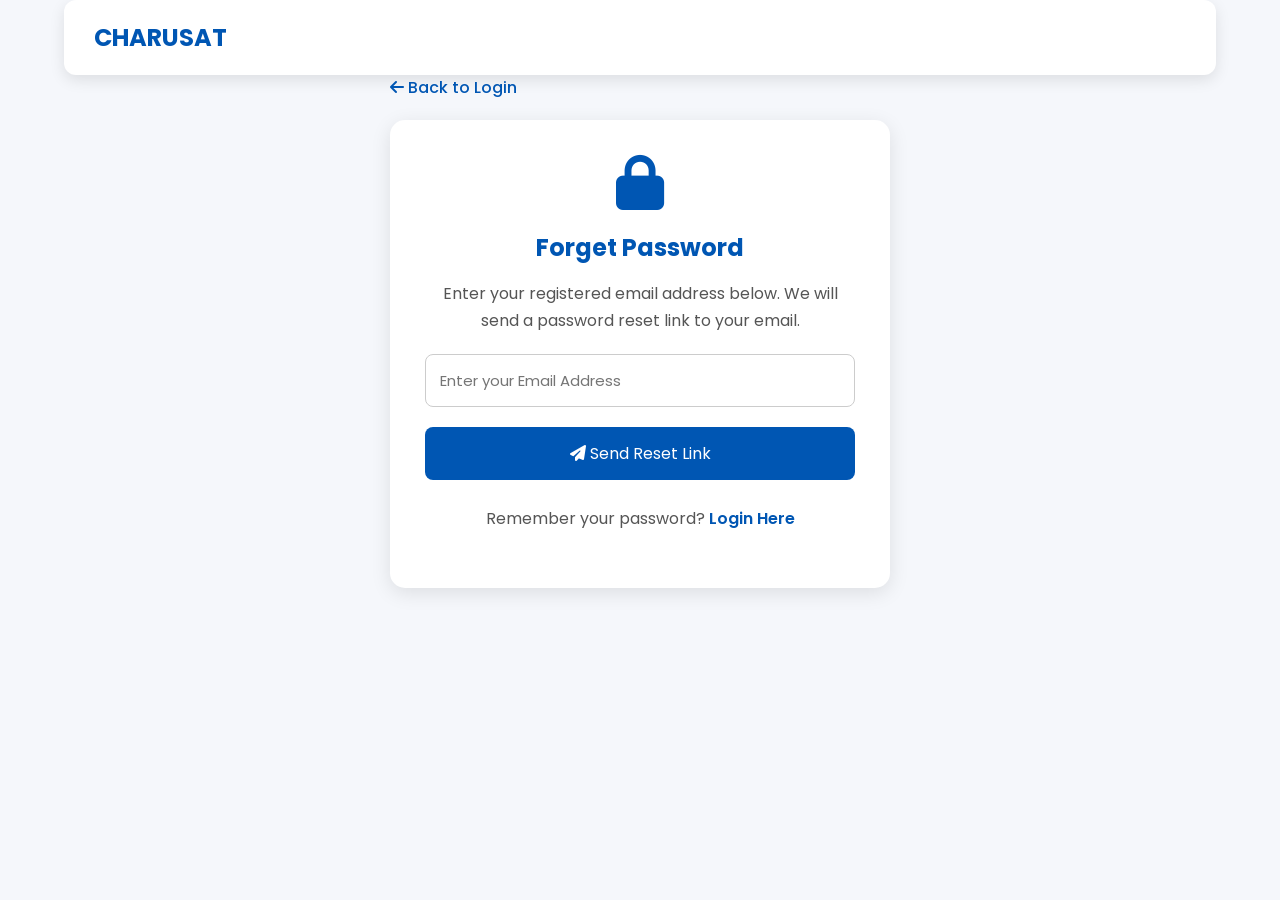
<file: practical 1 & 2 & 3/forgetpass.html>
<!DOCTYPE html>
<html lang="en">

<head>

    <meta charset="UTF-8">
    <meta name="viewport" content="width=device-width, initial-scale=1.0">

    <title>Forget Password</title>

    <link rel="stylesheet" href="forgetpass.css">

    <link href="https://fonts.googleapis.com/css2?family=Poppins:wght@300;400;500;600&display=swap" rel="stylesheet">

    <link rel="stylesheet"
    href="https://cdnjs.cloudflare.com/ajax/libs/font-awesome/6.6.0/css/all.min.css">

</head>

<body>

<header class="box">

    <div class="logo">
        <h2>CHARUSAT</h2>
    </div>

</header>


<section class="box">

    <a href="login.html" class="back-btn">
        <i class="fa-solid fa-arrow-left"></i>
        Back to Login
    </a>

    <div class="card">

        <i class="fa-solid fa-lock lock-icon"></i>

        <h1>Forget Password</h1>

        <p>
            Enter your registered email address below.
            We will send a password reset link to your email.
        </p>

        <form>

            <input
                type="email"
                placeholder="Enter your Email Address"
                required>

            <button type="submit">

                <i class="fa-solid fa-paper-plane"></i>
                Send Reset Link

            </button>

        </form>

        <p class="login-link">

            Remember your password?

            <a href="login.html">
                Login Here
            </a>

        </p>

    </div>

</section>

</body>

</html>
</file>
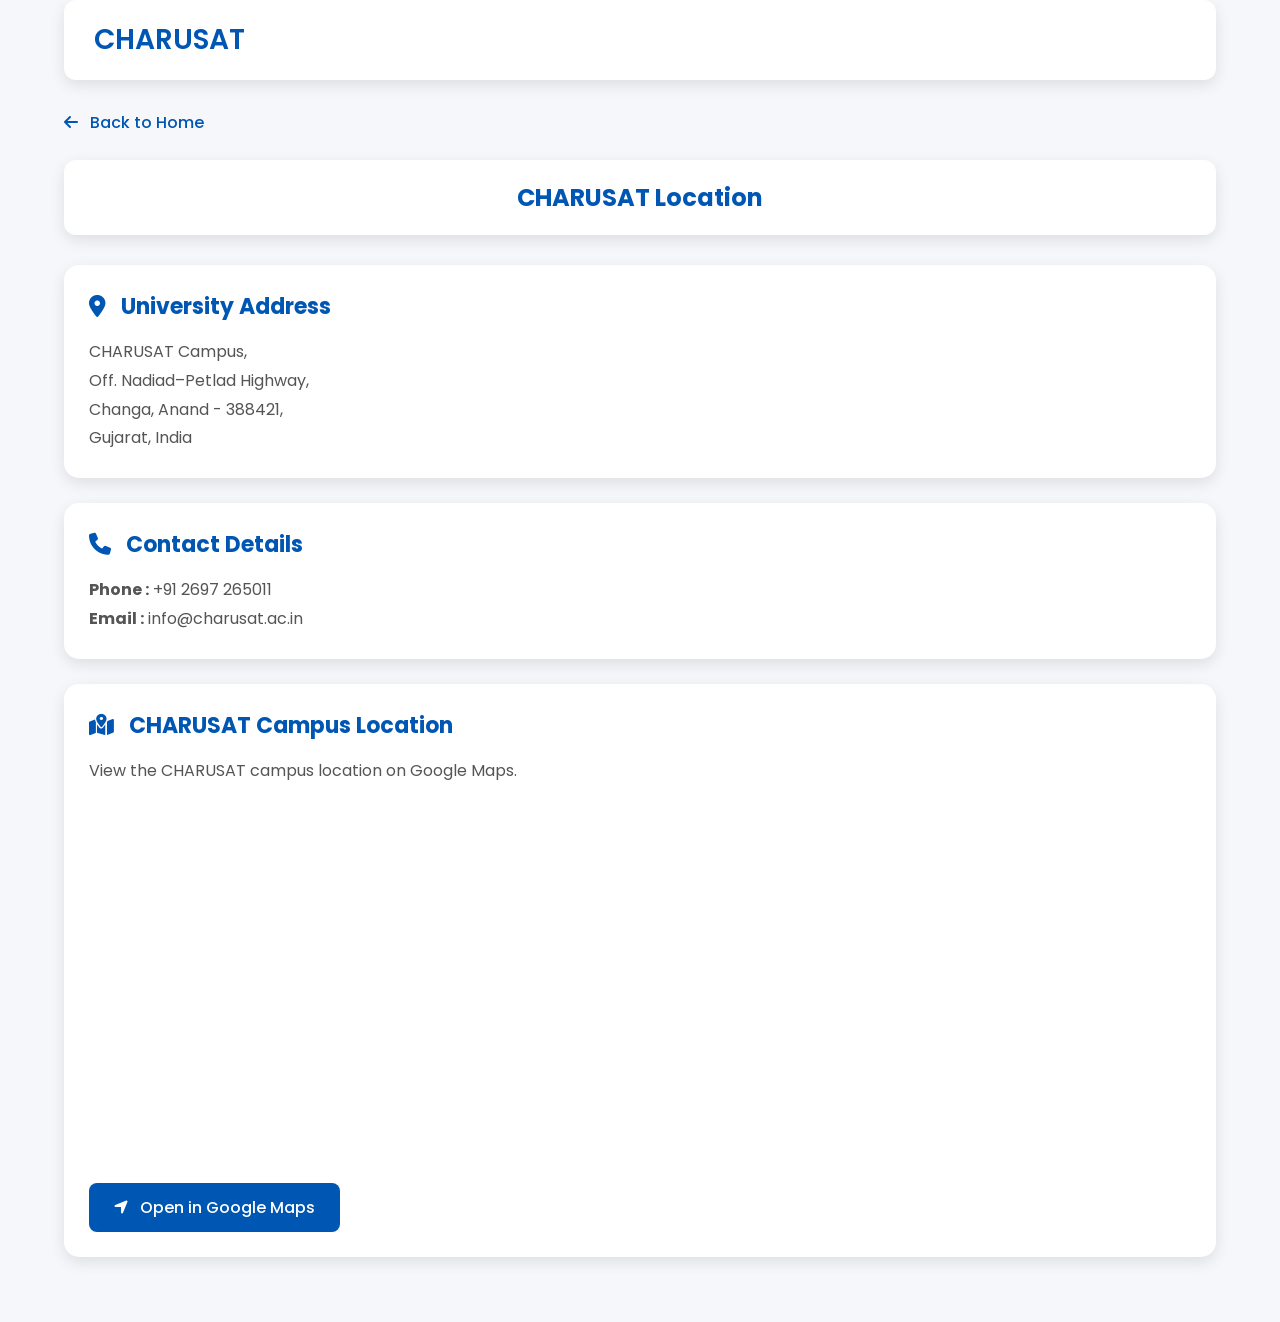
<file: practical 1 & 2 & 3/location.html>
<!DOCTYPE html>
<html lang="en">

<head>
    <meta charset="UTF-8">
    <meta name="viewport" content="width=device-width, initial-scale=1.0">

    <title>CHARUSAT Location</title>

    <link rel="stylesheet" href="location.css">

    <link href="https://fonts.googleapis.com/css2?family=Poppins:wght@300;400;500;600&display=swap" rel="stylesheet">

    <link rel="stylesheet"
        href="https://cdnjs.cloudflare.com/ajax/libs/font-awesome/6.6.0/css/all.min.css">
</head>

<body>

    <!-- Header -->

    <header class="box">

        <div class="logo">
            <h2>CHARUSAT</h2>
        </div>

    </header>

    <!-- Main Section -->

    <section class="box">

        <a href="home.html" class="back-btn">
            <i class="fa-solid fa-arrow-left"></i> Back to Home
        </a>

        <h1 class="title-box">
            CHARUSAT Location
        </h1>

        <!-- Address -->

        <div class="card">

            <h3>
                <i class="fa-solid fa-location-dot"></i>
                University Address
            </h3>

            <p>
                CHARUSAT Campus,<br>
                Off. Nadiad–Petlad Highway,<br>
                Changa, Anand - 388421,<br>
                Gujarat, India
            </p>

        </div>

        <!-- Contact -->

        <div class="card">

            <h3>
                <i class="fa-solid fa-phone"></i>
                Contact Details
            </h3>

            <p>
                <strong>Phone :</strong> +91 2697 265011
            </p>

            <p>
                <strong>Email :</strong> info@charusat.ac.in
            </p>

        </div>

        <!-- Google Map -->

        <div class="card">

            <h3>
                <i class="fa-solid fa-map-location-dot"></i>
                CHARUSAT Campus Location
            </h3>

            <p>
                View the CHARUSAT campus location on Google Maps.
            </p>

            <iframe
                class="map-frame"
                src="https://www.google.com/maps?q=CHARUSAT%20University,%20Changa,%20Anand&output=embed"
                allowfullscreen=""
                loading="lazy">
            </iframe>

            <br><br>

            <a href="https://maps.app.goo.gl/ZUdpqdevgFwX9LQC9"
                target="_blank"
                class="hero-button">

                <i class="fa-solid fa-location-arrow"></i>
                Open in Google Maps

            </a>

        </div>

    </section>

</body>

</html>
</file>
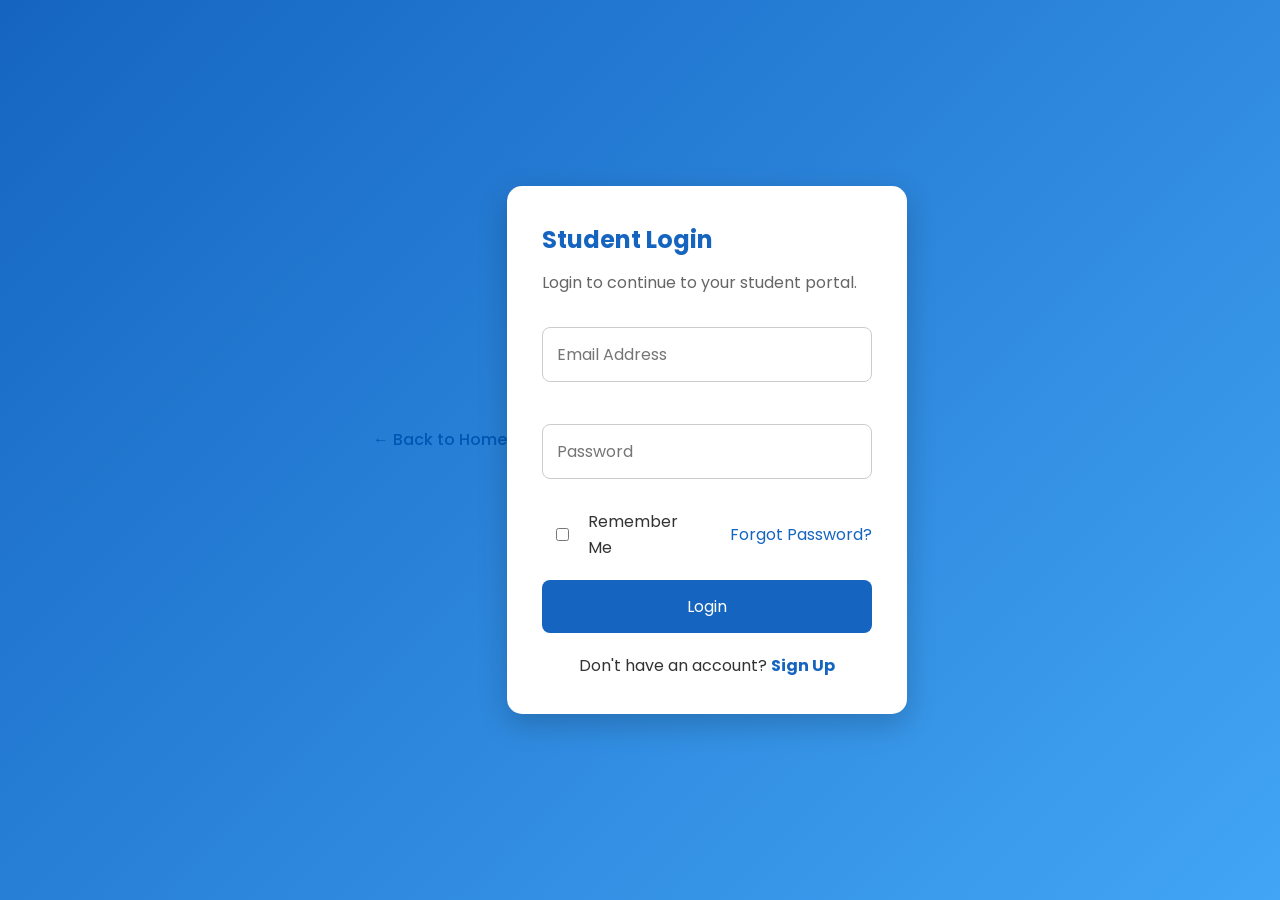
<file: practical 1 & 2 & 3/login.html>
<!DOCTYPE html>
<html lang="en">

<head>
    <meta charset="UTF-8">
    <meta name="viewport" content="width=device-width, initial-scale=1.0">
    <title>Student Login</title>

    <link rel="stylesheet" href="style.css">
    <link rel="stylesheet" href="login.css">

    <link href="https://fonts.googleapis.com/css2?family=Poppins:wght@300;400;500;600&display=swap" rel="stylesheet">
</head>

<body>

<div class="container">
    <a href="home.html" class="back-btn">
        ← Back to Home
    </a>

    <div class="login-card">
        <h2>Student Login</h2>

        <p>Login to continue to your student portal.</p>

        <form>

            <div class="input-box">
                <input type="email" placeholder="Email Address" required>
            </div>

            <div class="input-box">
                <input type="password" placeholder="Password" required>
            </div>

            <div class="options">

                <label>
                    <input type="checkbox">
                    Remember Me
                </label>

                <a href="forgetpass.html">Forgot Password?</a>

            </div>

            <button type="submit">
                Login
            </button>

        </form>

        <div class="signup">

            Don't have an account?

            <a href="signup.html">Sign Up</a>

        </div>
    </div>
</div>

</body>

</html>
</file>
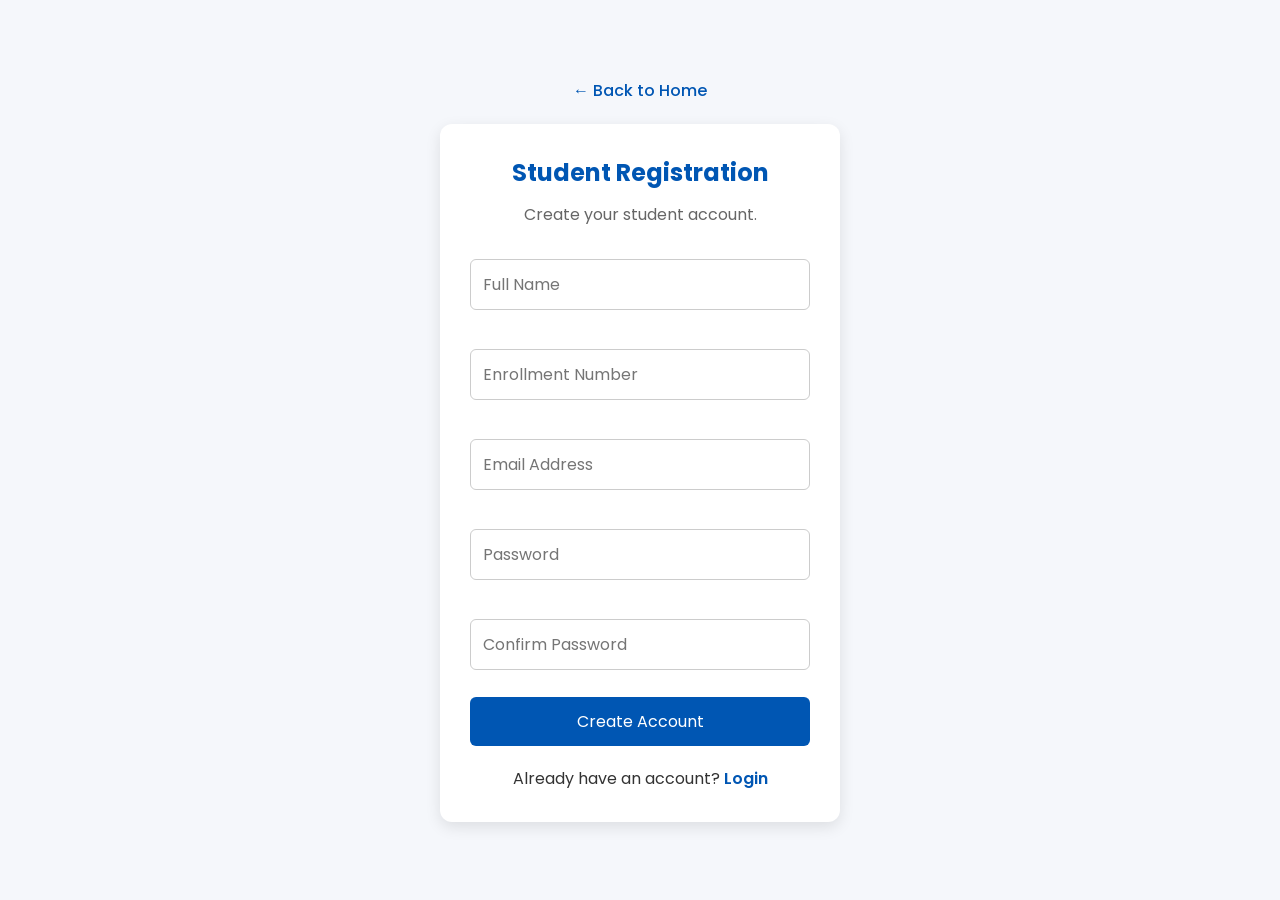
<file: practical 1 & 2 & 3/signup.html>
<!DOCTYPE html>
<html lang="en">

<head>
    <meta charset="UTF-8">
    <meta name="viewport" content="width=device-width, initial-scale=1.0">
    <title>Student Signup</title>

    <link rel="stylesheet" href="style.css">
    <link rel="stylesheet" href="signup.css">

    <link href="https://fonts.googleapis.com/css2?family=Poppins:wght@300;400;500;600&display=swap" rel="stylesheet">
</head>

<body>

<div class="container">

    <a href="home.html" class="back-btn">
        ← Back to Home
    </a>

    <div class="signup-card">

        <h2>Student Registration</h2>

        <p>Create your student account.</p>

        <form>

            <div class="input-box">
                <input type="text" placeholder="Full Name" required>
            </div>

            <div class="input-box">
                <input type="text" placeholder="Enrollment Number" required>
            </div>

            <div class="input-box">
                <input type="email" placeholder="Email Address" required>
            </div>

            <div class="input-box">
                <input type="password" placeholder="Password" required>
            </div>

            <div class="input-box">
                <input type="password" placeholder="Confirm Password" required>
            </div>

            <button type="submit">
                Create Account
            </button>

        </form>

        <div class="login">

            Already have an account?

            <a href="login.html">
                Login
            </a>

        </div>

    </div>

</div>

</body>

</html>
</file>
<file: practical 13/style.css>
:root {
    --primary: #003366;
    --primary-light: #0056b3;
    --bg: #f8fafc;
    --card: #ffffff;
    --border: #e2e8f0;
    --text: #1e293b;
    --muted: #64748b;
    --error: #ef4444;
    --success: #10b981;
}

* {
    margin: 0;
    padding: 0;
    box-sizing: border-box;
    font-family: 'Poppins', sans-serif;
}

body {
    background: var(--bg);
    color: var(--text);
    padding: 30px 15px;
}

.container {
    max-width: 1250px;
    margin: auto;
}

.header {
    background: linear-gradient(135deg, var(--primary) 0%, #004b99 100%);
    color: white;
    padding: 30px;
    border-radius: 12px;
    text-align: center;
    margin-bottom: 25px;
}

.badge {
    background: rgba(255, 255, 255, 0.15);
    padding: 4px 12px;
    border-radius: 20px;
    font-size: 12px;
    display: inline-block;
    margin-bottom: 8px;
}

.crud-layout {
    display: grid;
    grid-template-columns: 360px 1fr;
    gap: 25px;
}

.card {
    background: var(--card);
    border: 1px solid var(--border);
    border-radius: 12px;
    padding: 24px;
    box-shadow: 0 4px 15px rgba(0,0,0,0.03);
}

.card h2 {
    font-size: 18px;
    color: var(--primary);
    margin-bottom: 18px;
    display: flex;
    align-items: center;
    gap: 8px;
}

.form-group {
    margin-bottom: 14px;
}

.form-group label {
    display: block;
    font-size: 13px;
    font-weight: 500;
    margin-bottom: 5px;
}

.req { color: var(--error); }

.form-group input,
.form-group select {
    width: 100%;
    padding: 10px 12px;
    border: 1.5px solid var(--border);
    border-radius: 8px;
    font-size: 13px;
    outline: none;
    transition: 0.2s;
}

.form-group input:focus,
.form-group select:focus {
    border-color: var(--primary-light);
}

.row {
    display: grid;
    grid-template-columns: 1fr 1fr;
    gap: 12px;
}

.btn-group {
    display: flex;
    gap: 10px;
    margin-top: 15px;
}

.btn {
    padding: 11px 18px;
    border-radius: 8px;
    font-size: 13px;
    font-weight: 600;
    cursor: pointer;
    border: none;
    display: inline-flex;
    align-items: center;
    justify-content: center;
    gap: 6px;
}

.btn-primary { background: var(--primary); color: white; flex: 1; }
.btn-primary:hover { background: var(--primary-light); }
.btn-secondary { background: #e2e8f0; color: var(--text); }

/* Table Section */
.table-top {
    display: flex;
    gap: 12px;
    margin-bottom: 15px;
}

.live-search {
    position: relative;
    flex: 1;
}

.live-search i {
    position: absolute;
    left: 12px;
    top: 50%;
    transform: translateY(-50%);
    color: var(--muted);
}

.live-search input {
    width: 100%;
    padding: 10px 12px 10px 36px;
    border: 1.5px solid var(--border);
    border-radius: 8px;
    font-size: 13px;
    outline: none;
}

.btn-refresh {
    background: #f1f5f9;
    border: 1px solid var(--border);
    color: var(--primary);
    padding: 0 16px;
    border-radius: 8px;
    cursor: pointer;
}

.table-meta {
    display: flex;
    justify-content: space-between;
    font-size: 13px;
    color: var(--muted);
    margin-bottom: 12px;
}

.live-indicator {
    display: flex;
    align-items: center;
    gap: 6px;
    font-weight: 600;
    color: var(--success);
}

.dot {
    width: 8px;
    height: 8px;
    background: var(--success);
    border-radius: 50%;
    display: inline-block;
    box-shadow: 0 0 0 3px rgba(16, 185, 129, 0.2);
}

.table-responsive {
    overflow-x: auto;
}

table {
    width: 100%;
    border-collapse: collapse;
    font-size: 13px;
}

th, td {
    padding: 12px 14px;
    text-align: left;
    border-bottom: 1px solid var(--border);
}

th {
    background: #f8fafc;
    color: var(--muted);
    font-weight: 600;
}

.dept-tag {
    background: #e0f2fe;
    color: #0369a1;
    padding: 3px 8px;
    border-radius: 4px;
    font-weight: 600;
    font-size: 11px;
}

.cgpa-pill {
    background: #f0fdf4;
    color: #166534;
    padding: 2px 8px;
    border-radius: 4px;
    font-weight: 600;
}

.btn-action {
    width: 32px;
    height: 32px;
    border-radius: 6px;
    display: inline-flex;
    align-items: center;
    justify-content: center;
    border: none;
    cursor: pointer;
    font-size: 13px;
    margin-right: 4px;
}

.btn-action.edit { background: #eff6ff; color: #2563eb; }
.btn-action.delete { background: #fef2f2; color: #dc2626; }

/* Toast Notifications */
.toast-container {
    position: fixed;
    top: 20px;
    right: 20px;
    z-index: 9999;
    display: flex;
    flex-direction: column;
    gap: 10px;
}

.toast {
    padding: 14px 20px;
    border-radius: 8px;
    color: white;
    font-size: 13px;
    font-weight: 500;
    display: flex;
    align-items: center;
    gap: 10px;
    box-shadow: 0 8px 20px rgba(0,0,0,0.15);
    animation: slideIn 0.3s ease;
}

.toast.success { background: #10b981; }
.toast.error { background: #ef4444; }

@keyframes slideIn {
    from { transform: translateX(100%); opacity: 0; }
    to { transform: translateX(0); opacity: 1; }
}

@media (max-width: 900px) {
    .crud-layout {
        grid-template-columns: 1fr;
    }
}
</file>
<file: practical 15/style.css>
:root {
    --primary: #003366;
    --primary-light: #0056b3;
    --bg: #f8fafc;
    --card: #ffffff;
    --border: #e2e8f0;
    --text: #1e293b;
    --muted: #64748b;
    --success: #10b981;
    --error: #ef4444;
    --accent: #ffcc00;
}

* {
    margin: 0;
    padding: 0;
    box-sizing: border-box;
    font-family: 'Poppins', sans-serif;
}

body {
    background: var(--bg);
    color: var(--text);
    padding: 30px 15px;
}

.container {
    max-width: 1280px;
    margin: auto;
}

.master-header {
    background: linear-gradient(135deg, var(--primary) 0%, #004b99 100%);
    color: white;
    padding: 35px 30px;
    border-radius: 14px;
    display: flex;
    justify-content: space-between;
    align-items: center;
    flex-wrap: wrap;
    gap: 20px;
    margin-bottom: 25px;
}

.badge {
    background: rgba(255, 204, 0, 0.2);
    color: var(--accent);
    padding: 4px 12px;
    border-radius: 20px;
    font-size: 12px;
    font-weight: 600;
    display: inline-block;
    margin-bottom: 8px;
}

.master-header h1 {
    font-size: 26px;
    font-weight: 700;
    margin-bottom: 6px;
}

.master-header p {
    font-size: 13px;
    opacity: 0.9;
    max-width: 700px;
}

.system-pills {
    display: flex;
    flex-direction: column;
    gap: 8px;
}

.pill-live {
    background: rgba(16, 185, 129, 0.2);
    border: 1px solid #10b981;
    color: #a7f3d0;
    padding: 6px 14px;
    border-radius: 20px;
    font-size: 12px;
    font-weight: 600;
}

.pill-meta {
    background: rgba(255, 255, 255, 0.1);
    color: #e2e8f0;
    padding: 4px 12px;
    border-radius: 20px;
    font-size: 12px;
    text-align: center;
}

.card {
    background: white;
    border: 1px solid var(--border);
    border-radius: 12px;
    padding: 25px;
    margin-bottom: 25px;
    box-shadow: 0 4px 15px rgba(0,0,0,0.02);
}

.card h2 {
    font-size: 18px;
    color: var(--primary);
    display: flex;
    align-items: center;
    gap: 8px;
}

/* Suite Header */
.suite-header {
    display: flex;
    justify-content: space-between;
    align-items: center;
    flex-wrap: wrap;
    gap: 15px;
    margin-bottom: 20px;
}

.subtitle {
    font-size: 13px;
    color: var(--muted);
    margin-top: 4px;
}

.btn {
    padding: 10px 20px;
    border-radius: 8px;
    font-size: 13px;
    font-weight: 600;
    cursor: pointer;
    border: none;
    display: inline-flex;
    align-items: center;
    gap: 8px;
}

.btn-primary { background: var(--primary); color: white; }
.btn-primary:hover { background: var(--primary-light); }

.progress-bar-wrap {
    height: 6px;
    background: #e2e8f0;
    border-radius: 4px;
    overflow: hidden;
    margin-bottom: 20px;
}

.progress-bar {
    height: 100%;
    width: 0%;
    background: var(--success);
    transition: width 0.3s;
}

.test-results-grid {
    display: grid;
    grid-template-columns: repeat(auto-fit, minmax(280px, 1fr));
    gap: 15px;
}

.test-box {
    border: 1px solid var(--border);
    border-radius: 8px;
    padding: 14px 16px;
    display: flex;
    align-items: center;
    justify-content: space-between;
    transition: 0.2s;
}

.test-box.passed { border-left: 4px solid var(--success); background: #f0fdf4; }
.test-box.failed { border-left: 4px solid var(--error); background: #fef2f2; }

.test-info h4 {
    font-size: 13px;
    color: var(--text);
    margin-bottom: 2px;
}

.test-info small {
    color: var(--muted);
    font-size: 11px;
}

.test-badge {
    font-size: 11px;
    font-weight: 600;
    padding: 3px 8px;
    border-radius: 4px;
}
.test-badge.pass { background: #dcfce7; color: #166534; }
.test-badge.fail { background: #fee2e2; color: #991b1b; }

/* Practicals Grid */
.practicals-grid {
    display: grid;
    grid-template-columns: repeat(auto-fill, minmax(260px, 1fr));
    gap: 20px;
    margin-top: 18px;
}

.practical-card {
    background: #f8fafc;
    border: 1px solid var(--border);
    border-radius: 10px;
    padding: 18px;
    display: flex;
    flex-direction: column;
    justify-content: space-between;
    transition: 0.2s;
}

.practical-card:hover {
    border-color: #cbd5e1;
    transform: translateY(-2px);
    box-shadow: 0 6px 12px rgba(0,0,0,0.04);
}

.practical-card.highlight {
    background: white;
}

.p-header {
    display: flex;
    align-items: center;
    gap: 10px;
    margin-bottom: 8px;
}

.p-num {
    background: var(--primary);
    color: white;
    font-size: 11px;
    font-weight: 700;
    padding: 2px 7px;
    border-radius: 4px;
}

.p-header h4 {
    font-size: 14px;
    color: var(--primary);
}

.practical-card p {
    font-size: 12px;
    color: var(--muted);
    line-height: 1.5;
    margin-bottom: 14px;
}

.p-link {
    font-size: 12px;
    font-weight: 600;
    color: var(--primary-light);
    text-decoration: none;
    display: inline-flex;
    align-items: center;
    gap: 6px;
    margin-top: auto;
}

/* Documentation Grid */
.docs-grid {
    display: grid;
    grid-template-columns: 1fr 1fr;
    gap: 20px;
    margin-top: 15px;
}

.doc-box {
    background: #f8fafc;
    border: 1px solid var(--border);
    border-radius: 8px;
    padding: 16px;
}

.doc-box h4 {
    font-size: 14px;
    color: var(--primary);
    margin-bottom: 10px;
    display: flex;
    align-items: center;
    gap: 8px;
}

.doc-box p {
    font-size: 12px;
    color: var(--muted);
    margin-bottom: 10px;
}

pre {
    background: #0f172a;
    color: #e2e8f0;
    padding: 12px;
    border-radius: 6px;
    font-size: 12px;
    overflow-x: auto;
}

code {
    font-family: Consolas, monospace;
}

@media (max-width: 800px) {
    .docs-grid {
        grid-template-columns: 1fr;
    }
}
</file>
<file: practical 5/style.css>
:root {
    --primary: #003366;
    --primary-light: #0056b3;
    --accent: #ffcc00;
    --bg: #eef2f7;
    --card-bg: #ffffff;
    --text-main: #2d3748;
    --text-muted: #718096;
    --border: #cbd5e1;
    --success: #16a34a;
    --error: #dc2626;
    --warning: #f59e0b;
}

* {
    margin: 0;
    padding: 0;
    box-sizing: border-box;
    font-family: 'Poppins', sans-serif;
}

body {
    background: var(--bg);
    color: var(--text-main);
    line-height: 1.6;
    min-height: 100vh;
    padding: 30px 15px;
    display: flex;
    justify-content: center;
    align-items: center;
}

.container {
    width: 100%;
    max-width: 860px;
    background: var(--card-bg);
    border-radius: 16px;
    box-shadow: 0 15px 35px rgba(0, 51, 102, 0.1);
    overflow: hidden;
    border: 1px solid rgba(0, 51, 102, 0.08);
}

.form-header {
    background: linear-gradient(135deg, var(--primary) 0%, var(--primary-light) 100%);
    color: white;
    padding: 35px 30px;
    text-align: center;
    position: relative;
}

.form-header .badge {
    display: inline-block;
    background: rgba(255, 204, 0, 0.2);
    color: var(--accent);
    padding: 4px 14px;
    border-radius: 20px;
    font-size: 12px;
    font-weight: 600;
    letter-spacing: 0.5px;
    margin-bottom: 10px;
    border: 1px solid rgba(255, 204, 0, 0.4);
}

.form-header h1 {
    font-size: 26px;
    font-weight: 700;
    margin-bottom: 6px;
}

.form-header p {
    font-size: 14px;
    opacity: 0.9;
}

main {
    padding: 35px 30px;
}

.alert {
    padding: 14px 18px;
    border-radius: 8px;
    display: flex;
    align-items: center;
    gap: 12px;
    margin-bottom: 25px;
    font-size: 14px;
}

.alert-success {
    background: #dcfce7;
    border: 1px solid #86efac;
    color: #166534;
}

.form-row {
    display: grid;
    grid-template-columns: 1fr 1fr;
    gap: 20px;
    margin-bottom: 15px;
}

.form-group {
    display: flex;
    flex-direction: column;
}

.form-group label {
    font-size: 13px;
    font-weight: 600;
    color: var(--text-main);
    margin-bottom: 6px;
}

.required {
    color: var(--error);
}

.input-wrapper {
    position: relative;
    display: flex;
    align-items: center;
}

.input-wrapper .icon {
    position: absolute;
    left: 14px;
    color: var(--text-muted);
    font-size: 15px;
    pointer-events: none;
    transition: 0.3s;
}

.input-wrapper input,
.input-wrapper select {
    width: 100%;
    padding: 12px 42px 12px 42px;
    border: 1.5px solid var(--border);
    border-radius: 8px;
    font-size: 14px;
    outline: none;
    transition: all 0.25s ease;
    background: #fafbfc;
    color: var(--text-main);
}

.input-wrapper input:focus,
.input-wrapper select:focus {
    border-color: var(--primary-light);
    background: #ffffff;
    box-shadow: 0 0 0 3px rgba(0, 86, 179, 0.15);
}

.input-wrapper select {
    appearance: none;
    background-image: url("data:image/svg+xml;charset=UTF-8,%3Csvg%20xmlns%3D%22http%3A%2F%2Fwww.w3.org%2F2000%2Fsvg%22%20width%3D%2212%22%20height%3D%2212%22%20viewBox%3D%220%200%2024%2024%22%20fill%3D%22none%22%20stroke%3D%22%23718096%22%20stroke-width%3D%222%22%20stroke-linecap%3D%22round%22%20stroke-linejoin%3D%22round%22%3E%3Cpolyline%20points%3D%226%209%2012%2015%2018%209%22%3E%3C%2Fpolyline%3E%3C%2Fsvg%3E");
    background-repeat: no-repeat;
    background-position: right 14px center;
}

.toggle-password {
    position: absolute;
    right: 40px;
    background: none;
    border: none;
    color: var(--text-muted);
    cursor: pointer;
    font-size: 14px;
    padding: 4px;
}

.status-icon {
    position: absolute;
    right: 14px;
    font-size: 15px;
    display: none;
}

.form-group.success .status-icon {
    display: block;
    color: var(--success);
}
.form-group.success .status-icon::before {
    content: "\f058";
}

.form-group.error .status-icon {
    display: block;
    color: var(--error);
}
.form-group.error .status-icon::before {
    content: "\f06a";
}

.form-group.error input,
.form-group.error select {
    border-color: var(--error);
    background: #fffbfa;
}

.form-group.success input,
.form-group.success select {
    border-color: var(--success);
}

.error-msg {
    font-size: 12px;
    color: var(--error);
    margin-top: 4px;
    display: none;
    font-weight: 500;
}

.form-group.error .error-msg {
    display: block;
}

.password-meter {
    height: 4px;
    width: 100%;
    background: #e2e8f0;
    border-radius: 4px;
    margin-top: 8px;
    overflow: hidden;
}

.meter-bar {
    height: 100%;
    width: 0%;
    transition: all 0.3s ease;
    background: var(--error);
}

.password-hint {
    font-size: 11px;
    color: var(--text-muted);
    margin-top: 4px;
}

.checkbox-group {
    margin: 15px 0 25px 0;
}

.checkbox-label {
    display: flex;
    align-items: center;
    gap: 10px;
    cursor: pointer;
    font-size: 13px;
    font-weight: normal;
}

.checkbox-label input[type="checkbox"] {
    width: 17px;
    height: 17px;
    cursor: pointer;
    accent-color: var(--primary);
}

.form-actions {
    display: flex;
    gap: 15px;
}

.btn {
    padding: 13px 26px;
    border-radius: 8px;
    font-size: 14px;
    font-weight: 600;
    cursor: pointer;
    display: inline-flex;
    align-items: center;
    justify-content: center;
    gap: 8px;
    transition: all 0.25s ease;
    border: none;
}

.btn-primary {
    background: var(--primary);
    color: white;
    flex: 2;
}

.btn-primary:hover {
    background: var(--primary-light);
    transform: translateY(-2px);
    box-shadow: 0 6px 15px rgba(0, 51, 102, 0.25);
}

.btn-secondary {
    background: #e2e8f0;
    color: var(--text-main);
    flex: 1;
}

.btn-secondary:hover {
    background: #cbd5e1;
}

/* Modal */
.modal {
    position: fixed;
    top: 0;
    left: 0;
    width: 100vw;
    height: 100vh;
    background: rgba(0, 20, 50, 0.6);
    display: flex;
    justify-content: center;
    align-items: center;
    z-index: 999;
}

.modal-card {
    background: white;
    border-radius: 12px;
    width: 90%;
    max-width: 500px;
    box-shadow: 0 20px 40px rgba(0,0,0,0.25);
    overflow: hidden;
}

.modal-header {
    background: #f8fafc;
    padding: 18px 22px;
    display: flex;
    justify-content: space-between;
    align-items: center;
    border-bottom: 1px solid #e2e8f0;
}

.modal-header h3 {
    font-size: 16px;
    display: flex;
    align-items: center;
    gap: 8px;
}

.text-green { color: var(--success); }

.close-modal {
    background: none;
    border: none;
    font-size: 22px;
    cursor: pointer;
    color: #64748b;
}

.modal-body {
    padding: 22px;
    font-size: 14px;
    line-height: 1.8;
}

.modal-footer {
    padding: 15px 22px;
    background: #f8fafc;
    display: flex;
    justify-content: flex-end;
    border-top: 1px solid #e2e8f0;
}

@media (max-width: 700px) {
    .form-row {
        grid-template-columns: 1fr;
        gap: 15px;
    }
    .form-actions {
        flex-direction: column;
    }
    .btn {
        width: 100%;
    }
}
</file>
<file: practical 6/style.css>
:root {
    --primary: #003366;
    --primary-light: #0056b3;
    --accent: #ffcc00;
    --bg: #f1f5f9;
    --card-bg: #ffffff;
    --text-main: #1e293b;
    --text-muted: #64748b;
    --border: #e2e8f0;
    --success: #10b981;
    --warning: #f59e0b;
    --error: #ef4444;
}

* {
    margin: 0;
    padding: 0;
    box-sizing: border-box;
    font-family: 'Poppins', sans-serif;
}

body {
    background: var(--bg);
    color: var(--text-main);
    min-height: 100vh;
    padding: 30px 15px;
}

.container {
    max-width: 1200px;
    margin: auto;
}

.page-header {
    background: linear-gradient(135deg, var(--primary) 0%, #004b99 100%);
    color: white;
    padding: 30px;
    border-radius: 14px;
    text-align: center;
    box-shadow: 0 10px 25px rgba(0, 51, 102, 0.15);
    margin-bottom: 25px;
}

.page-header .badge {
    display: inline-block;
    background: rgba(255, 204, 0, 0.2);
    color: var(--accent);
    padding: 4px 14px;
    border-radius: 20px;
    font-size: 12px;
    font-weight: 600;
    margin-bottom: 10px;
}

.page-header h1 {
    font-size: 26px;
    font-weight: 700;
    margin-bottom: 6px;
}

.page-header p {
    font-size: 14px;
    opacity: 0.9;
}

/* Toolbar Card */
.toolbar-card {
    background: var(--card-bg);
    padding: 22px;
    border-radius: 12px;
    box-shadow: 0 4px 15px rgba(0,0,0,0.05);
    margin-bottom: 20px;
    border: 1px solid var(--border);
}

.search-box {
    position: relative;
    display: flex;
    align-items: center;
    margin-bottom: 16px;
}

.search-box i {
    position: absolute;
    left: 15px;
    color: var(--text-muted);
    font-size: 16px;
}

.search-box input {
    width: 100%;
    padding: 13px 40px 13px 45px;
    border: 1.5px solid var(--border);
    border-radius: 8px;
    font-size: 14px;
    outline: none;
    transition: 0.25s;
}

.search-box input:focus {
    border-color: var(--primary-light);
    box-shadow: 0 0 0 3px rgba(0, 86, 179, 0.12);
}

.search-box button {
    position: absolute;
    right: 12px;
    background: none;
    border: none;
    font-size: 20px;
    color: var(--text-muted);
    cursor: pointer;
}

.filters-row {
    display: flex;
    flex-wrap: wrap;
    gap: 15px;
    align-items: center;
}

.filter-item {
    display: flex;
    align-items: center;
    gap: 8px;
    font-size: 13px;
    font-weight: 500;
    color: var(--text-main);
}

.filter-item select {
    padding: 9px 14px;
    border-radius: 8px;
    border: 1px solid var(--border);
    background: #fafbfc;
    font-size: 13px;
    cursor: pointer;
    outline: none;
}

.filter-item select:focus {
    border-color: var(--primary-light);
}

.btn-reload {
    margin-left: auto;
    padding: 9px 18px;
    background: var(--primary);
    color: white;
    border: none;
    border-radius: 8px;
    font-size: 13px;
    cursor: pointer;
    font-weight: 500;
    display: inline-flex;
    align-items: center;
    gap: 6px;
    transition: 0.25s;
}

.btn-reload:hover {
    background: var(--primary-light);
}

/* Stats Bar */
.stats-bar {
    display: grid;
    grid-template-columns: repeat(auto-fit, minmax(200px, 1fr));
    gap: 15px;
    margin-bottom: 25px;
}

.stat-card {
    background: var(--card-bg);
    padding: 18px 20px;
    border-radius: 10px;
    border: 1px solid var(--border);
    display: flex;
    justify-content: space-between;
    align-items: center;
}

.stat-label {
    font-size: 13px;
    color: var(--text-muted);
    font-weight: 500;
}

.stat-value {
    font-size: 22px;
    font-weight: 700;
    color: var(--primary);
}

/* Grid */
.student-grid {
    display: grid;
    grid-template-columns: repeat(auto-fill, minmax(320px, 1fr));
    gap: 20px;
}

.student-card {
    background: var(--card-bg);
    border-radius: 12px;
    padding: 22px;
    border: 1px solid var(--border);
    box-shadow: 0 4px 12px rgba(0,0,0,0.03);
    transition: transform 0.25s, box-shadow 0.25s;
    display: flex;
    flex-direction: column;
}

.student-card:hover {
    transform: translateY(-4px);
    box-shadow: 0 10px 25px rgba(0, 51, 102, 0.1);
    border-color: #cbd5e1;
}

.card-top {
    display: flex;
    justify-content: space-between;
    align-items: flex-start;
    margin-bottom: 12px;
}

.student-meta h3 {
    font-size: 17px;
    color: var(--primary);
    font-weight: 600;
    margin-bottom: 2px;
}

.student-id {
    font-size: 12px;
    background: #e2e8f0;
    color: #475569;
    padding: 2px 8px;
    border-radius: 4px;
    font-weight: 600;
    display: inline-block;
}

.status-badge {
    font-size: 11px;
    padding: 3px 10px;
    border-radius: 12px;
    font-weight: 600;
}
.status-badge.Active { background: #dcfce7; color: #166534; }
.status-badge.Internship { background: #fef3c7; color: #92400e; }
.status-badge.Graduated { background: #e0e7ff; color: #3730a3; }

.card-info {
    font-size: 13px;
    color: #475569;
    margin-bottom: 12px;
    line-height: 1.7;
}

.card-info i {
    width: 18px;
    color: var(--text-muted);
}

.cgpa-pill {
    display: inline-block;
    background: #eff6ff;
    color: var(--primary-light);
    font-weight: 600;
    padding: 2px 8px;
    border-radius: 4px;
}

.skills-wrapper {
    margin-top: auto;
    padding-top: 12px;
    border-top: 1px dashed var(--border);
    display: flex;
    flex-wrap: wrap;
    gap: 6px;
}

.skill-tag {
    font-size: 11px;
    background: #f1f5f9;
    color: #334155;
    padding: 3px 8px;
    border-radius: 4px;
    font-weight: 500;
}

/* State Box */
.state-box {
    text-align: center;
    padding: 50px 20px;
    background: white;
    border-radius: 12px;
    border: 1px solid var(--border);
    color: var(--text-muted);
}
.state-box i {
    font-size: 40px;
    margin-bottom: 12px;
    display: block;
}
.alert-error {
    color: var(--error);
    background: #fef2f2;
}

.spinner {
    width: 38px;
    height: 38px;
    border: 4px solid #e2e8f0;
    border-top-color: var(--primary);
    border-radius: 50%;
    margin: 0 auto 12px;
    animation: spin 0.8s linear infinite;
}

@keyframes spin {
    to { transform: rotate(360deg); }
}

@media (max-width: 768px) {
    .filters-row {
        flex-direction: column;
        align-items: stretch;
    }
    .btn-reload {
        margin-left: 0;
        width: 100%;
        justify-content: center;
    }
}
</file>
<file: practical 1 & 2 & 3/about.css>
*{

    margin:0;
    padding:0;
    box-sizing:border-box;
    font-family:'Poppins',sans-serif;

}


body{

    background:#f5f7fb;
    color:#333;

}


.box{

    width:90%;
    margin:auto;

}



/* Header */

header{

    background:white;
    height:80px;

    display:flex;
    align-items:center;

    padding:0 30px;

    margin-top:20px;

    border-radius:12px;

    box-shadow:0 5px 15px rgba(0,0,0,0.1);

}



.logo h2{

    color:#0056b3;

    font-size:28px;

}




/* Section */

section.box{

    margin-top:30px;

    padding-bottom:40px;

}



/* Back Button */

.back-btn{

    display:inline-block;

    text-decoration:none;

    color:#0056b3;

    font-weight:500;

    margin-bottom:25px;

}


.back-btn i{

    margin-right:8px;

}


.back-btn:hover{

    color:red;

}




/* Title */

.title-box{

    background:white;

    padding:20px;

    text-align:center;

    color:#0056b3;

    border-radius:12px;

    margin-bottom:30px;

    box-shadow:0 5px 15px rgba(0,0,0,0.1);

}





/* Cards */

.card{

    background:white;

    padding:25px;

    margin-bottom:25px;

    border-radius:15px;

    box-shadow:0 5px 15px rgba(0,0,0,0.1);

}



.card h3{

    color:#0056b3;

    margin-bottom:15px;

    font-size:22px;

}



.card h3 i{

    margin-right:10px;

}



.card p{

    color:#555;

    line-height:1.8;

    font-size:16px;

}



.card p i{

    color:#0056b3;

}




/* Responsive */

@media(max-width:768px){


    .box{

        width:95%;

    }


    .logo h2{

        font-size:24px;

    }


    .card{

        padding:20px;

    }


}
</file>
<file: practical 1 & 2 & 3/style.css>
/* Google Font */
*{
    margin:0;
    padding:0;
    box-sizing:border-box;
    font-family:'Poppins',sans-serif;
}

body{
    background:#f4f7fb;
    color:#333;
    line-height:1.6;
}

/* Common */
.box{
    width:90%;
    margin:auto;
}

.title-box{
    text-align:center;
    margin:40px 0 25px;
    color:#003366;
    font-size:32px;
}

.text-box{
    text-align:center;
    color:#555;
    margin-bottom:20px;
}

/* Header */

header{
    display:flex;
    justify-content:space-between;
    align-items:center;
    padding:18px 0;
    background:#003366;
    color:white;
    position:sticky;
    top:0;
    z-index:100;
}

.logo h2{
    color:white;
}

nav ul{
    display:flex;
    list-style:none;
    gap:20px;
}

nav ul li a{
    color:white;
    text-decoration:none;
    transition:.3s;
}

nav ul li a:hover{
    color:#ffcc00;
}

.buttons a{
    text-decoration:none;
    color:white;
    background:#0066cc;
    padding:10px 18px;
    border-radius:6px;
    margin-left:10px;
    transition:.3s;
}

.buttons a:hover{
    background:#ffcc00;
    color:#000;
}

/* Hero */

.hero{
    text-align:center;
    padding:100px 20px;
    color:white;
    background:linear-gradient(rgba(0,51,102,.8),rgba(0,102,204,.8)),
    url("https://images.unsplash.com/photo-1523050854058-8df90110c9f1?w=1600") center/cover;
    border-radius:15px;
    margin-top:25px;
}

.hero h1{
    font-size:45px;
}

.hero p{
    margin:20px auto;
    max-width:700px;
}

button,
.hero-button{
    padding:12px 25px;
    border:none;
    background:#ffcc00;
    color:#000;
    border-radius:8px;
    cursor:pointer;
    font-size:16px;
    transition:.3s;
    text-decoration:none;
    display:inline-block;
}

button:hover,
.hero-button:hover{
    background:#ffaa00;
    transform:translateY(-3px);
}

.card-link{
    text-decoration:none;
    color:inherit;
}

.result-message{
    text-align:center;
    margin-top:12px;
    color:#003366;
    font-weight:600;
}

.back-btn{
    display:inline-block;
    margin-bottom:20px;
    text-decoration:none;
    color:#0056b3;
    font-weight:500;
    transition:0.3s;
}

.back-btn:hover{
    color:#003d80;
}

/* Cards */

.card-container{
    display:grid;
    grid-template-columns:repeat(auto-fit,minmax(250px,1fr));
    gap:25px;
    margin-bottom:40px;
}

.card{
    background:white;
    border-radius:15px;
    padding:25px;
    text-align:center;
    box-shadow:0 8px 20px rgba(0,0,0,.08);
    transition:.3s;
}

.card:hover{
    transform:translateY(-8px);
    box-shadow:0 12px 25px rgba(0,0,0,.15);
}

.card i{
    font-size:45px;
    color:#0066cc;
    margin-bottom:15px;
}

.card h3{
    margin-bottom:10px;
    color:#003366;
}

.card img{
    width:100%;
    height:180px;
    object-fit:cover;
    border-radius:10px;
    margin-bottom:15px;
}

/* Announcement */

section .box{
    background:white;
    padding:18px;
    margin:15px auto;
    border-left:6px solid #0066cc;
    border-radius:8px;
    box-shadow:0 4px 12px rgba(0,0,0,.08);
}

/* Form */

form{
    max-width:600px;
    margin:auto;
}

input,
textarea{
    width:100%;
    padding:14px;
    margin:12px 0;
    border:1px solid #ccc;
    border-radius:8px;
    font-size:16px;
}

input:focus,
textarea:focus{
    outline:none;
    border-color:#0066cc;
}

textarea{
    resize:none;
    height:150px;
}

/* Result Search */

section input{
    max-width:400px;
    display:block;
    margin:15px auto;
}

/* Footer */

footer{
    margin-top:50px;
    background:#003366;
    color:white;
    text-align:center;
    padding:20px;
}

/* Responsive */

@media(max-width:900px){

header{
    flex-direction:column;
    gap:20px;
}

nav ul{
    flex-wrap:wrap;
    justify-content:center;
}

.hero h1{
    font-size:34px;
}

}

@media(max-width:600px){

.hero{
    padding:70px 15px;
}

.hero h1{
    font-size:28px;
}

.title-box{
    font-size:26px;
}

.buttons{
    display:flex;
}

.buttons a{
    margin:5px;
}

}

/* Interactive portal features */
.theme-toggle,
.menu-toggle{
    padding:8px 12px;
    font-size:18px;
    line-height:1;
}

.menu-toggle{
    display:none;
}

.notification-banner{
    width:90%;
    margin:12px auto 0;
    padding:12px 45px 12px 18px;
    background:#0066cc;
    color:white;
    border-radius:8px;
    position:relative;
    text-align:center;
}

.notification-close{
    position:absolute;
    right:12px;
    top:5px;
    padding:2px 8px;
    background:transparent;
    color:white;
    font-size:25px;
}

.slider-section,
.faq-section{
    margin-top:20px;
}

.slider{
    position:relative;
    overflow:hidden;
    max-width:900px;
    margin:auto;
    border-radius:15px;
    background:#003366;
}

.slides{
    display:flex;
    transition:transform .5s ease;
}

.slide{
    min-width:100%;
    color:white;
}

.slide img{
    width:100%;
    height:280px;
    object-fit:cover;
    display:block;
}

.slide-content{
    padding:20px 60px 28px;
    text-align:center;
}

.slide-content h3{
    font-size:24px;
    margin-bottom:6px;
}

.slider-control{
    position:absolute;
    top:40%;
    padding:10px 15px;
    background:rgba(0,0,0,.55);
    color:white;
}

.previous-slide{left:12px;}
.next-slide{right:12px;}

.slider-dots{
    position:absolute;
    bottom:12px;
    left:0;
    right:0;
    text-align:center;
}

.slider-dot{
    width:11px;
    height:11px;
    padding:0;
    margin:0 4px;
    border-radius:50%;
    background:#b8c9d9;
}

.slider-dot.active-dot{background:#ffcc00;}

.faq-list{max-width:900px;margin:auto;}

.faq-item{
    margin-bottom:10px;
    background:white;
    border-left:6px solid #0066cc;
    border-radius:8px;
    box-shadow:0 4px 12px rgba(0,0,0,.08);
}

.faq-question{
    width:100%;
    display:flex;
    justify-content:space-between;
    align-items:center;
    padding:16px 20px;
    background:transparent;
    color:#003366;
    text-align:left;
    font-weight:600;
}

.faq-question:hover{transform:none;background:#eef5fc;}

.faq-answer{
    max-height:0;
    overflow:hidden;
    padding:0 20px;
    color:#555;
    transition:max-height .3s ease,padding .3s ease;
}

.faq-item.open .faq-answer{max-height:120px;padding:0 20px 16px;}

.modal{
    display:none;
    position:fixed;
    inset:0;
    z-index:200;
    background:rgba(0,0,0,.6);
    align-items:center;
    justify-content:center;
    padding:20px;
}

.modal.show{display:flex;animation:fade-in .25s ease;}

.modal-content{
    position:relative;
    max-width:520px;
    padding:35px;
    background:white;
    border-radius:12px;
    color:#333;
    transform:scale(.95);
    animation:modal-in .25s ease forwards;
}

.modal-content h2{color:#003366;margin-bottom:12px;}

.modal-close{
    position:absolute;
    right:10px;
    top:6px;
    padding:2px 9px;
    background:transparent;
    color:#333;
    font-size:28px;
}

body.dark-mode{background:#172331;color:#e8eef5;}
body.dark-mode .title-box,
body.dark-mode .card h3,
body.dark-mode .faq-question,
body.dark-mode .modal-content h2{color:#8ec5ff;}
body.dark-mode .text-box,
body.dark-mode .faq-answer{color:#d4dee8;}
body.dark-mode .card,
body.dark-mode section .box,
body.dark-mode .faq-item,
body.dark-mode .modal-content{background:#243447;color:#e8eef5;}
body.dark-mode input,
body.dark-mode textarea{background:#1b2a39;color:white;border-color:#54718d;}
body.dark-mode .faq-question:hover{background:#304a63;}

@keyframes fade-in{from{opacity:0;}to{opacity:1;}}
@keyframes modal-in{from{transform:scale(.95);}to{transform:scale(1);}}

@media(max-width:600px){
    header{position:relative;}
    .menu-toggle{display:block;position:absolute;right:5%;top:18px;}
    header nav{display:none;width:100%;}
    header.menu-open nav{display:block;}
    nav ul{flex-direction:column;align-items:center;gap:10px;}
    .buttons{flex-wrap:wrap;justify-content:center;}
    .slide img{height:190px;}
    .slide-content{padding:16px 42px 25px;}
    .slide-content h3{font-size:20px;}
    .modal-content{padding:30px 22px;}
}
</file>
<file: practical 1 & 2 & 3/forgetpass.css>
*{
    margin:0;
    padding:0;
    box-sizing:border-box;
    font-family:'Poppins',sans-serif;
}

body{
    background:#f5f7fb;
    color:#333;
}

.box{
    width:90%;
    margin:auto;
}

/* Header */

header{
    background:#fff;
    margin-top:20px;
    padding:20px 30px;
    border-radius:12px;
    box-shadow:0 5px 15px rgba(0,0,0,.1);
}

.logo h2{
    color:#0056b3;
}

/* Main */

section{
    max-width:500px;
    margin:40px auto;
}

.back-btn{
    display:inline-block;
    text-decoration:none;
    color:#0056b3;
    margin-bottom:20px;
    font-weight:500;
}

.back-btn:hover{
    color:red;
}

.card{
    background:#fff;
    padding:35px;
    border-radius:15px;
    text-align:center;
    box-shadow:0 5px 20px rgba(0,0,0,.1);
}

.lock-icon{
    font-size:55px;
    color:#0056b3;
    margin-bottom:20px;
}

.card h1{
    color:#0056b3;
    margin-bottom:15px;
}

.card p{
    color:#555;
    line-height:1.7;
    margin-bottom:20px;
}

input{
    width:100%;
    padding:14px;
    border:1px solid #ccc;
    border-radius:8px;
    font-size:15px;
    margin-bottom:20px;
}

input:focus{
    outline:none;
    border-color:#0056b3;
}

button{
    width:100%;
    padding:14px;
    border:none;
    background:#0056b3;
    color:#fff;
    border-radius:8px;
    font-size:16px;
    cursor:pointer;
    transition:.3s;
}

button:hover{
    background:red;
}

.login-link{
    margin-top:25px;
}

.login-link a{
    text-decoration:none;
    color:#0056b3;
    font-weight:600;
}

.login-link a:hover{
    color:red;
}

@media(max-width:768px){

    .card{
        padding:25px;
    }

    .lock-icon{
        font-size:45px;
    }

}
</file>
<file: practical 1 & 2 & 3/location.css>
/* Google Font */
*{
    margin:0;
    padding:0;
    box-sizing:border-box;
    font-family:'Poppins', sans-serif;
}


body{
    background:#f5f7fb;
    color:#333;
}


/* Header */

.box{
    width:90%;
    margin:auto;
}


header{
    background:white;
    height:80px;
    display:flex;
    align-items:center;
    padding:0 30px;
    margin-top:20px;
    border-radius:12px;
    box-shadow:0 5px 15px rgba(0,0,0,0.1);
}


.logo h2{
    color:#0056b3;
    font-size:28px;
    font-weight:600;
}



/* Main Section */

section.box{
    margin-top:30px;
    padding-bottom:40px;
}


/* Back Button */

.back-btn{

    display:inline-block;
    text-decoration:none;
    color:#0056b3;
    font-weight:500;
    margin-bottom:25px;

    transition:0.3s;

}


.back-btn i{
    margin-right:8px;
}


.back-btn:hover{

    color:red;

}



/* Page Title */

.title-box{

    background:white;
    padding:20px;
    border-radius:12px;

    text-align:center;

    color:#0056b3;

    margin-bottom:30px;

    box-shadow:0 5px 15px rgba(0,0,0,0.1);

}



/* Cards */

.card{

    background:white;

    padding:25px;

    margin-bottom:25px;

    border-radius:15px;

    box-shadow:0 5px 15px rgba(0,0,0,0.1);

}


.card h3{

    color:#0056b3;

    font-size:22px;

    margin-bottom:15px;

}


.card h3 i{

    margin-right:10px;

}


.card p{

    font-size:16px;

    line-height:1.8;

    color:#555;

}



/* Map */

.map-frame{

    width:100%;

    height:350px;

    border:0;

    border-radius:12px;

    margin-top:15px;

}



/* Google Map Button */

.hero-button{

    display:inline-block;

    background:#0056b3;

    color:white;

    text-decoration:none;

    padding:12px 25px;

    border-radius:8px;

    font-weight:500;

    transition:0.3s;

}


.hero-button i{

    margin-right:8px;

}



.hero-button:hover{

    background:red;

}



/* Responsive Design */

@media(max-width:768px){


    .box{

        width:95%;

    }


    header{

        height:70px;

        padding:0 20px;

    }


    .logo h2{

        font-size:24px;

    }


    .card{

        padding:20px;

    }


    .title-box{

        font-size:24px;

    }


    .map-frame{

        height:280px;

    }

}
</file>
<file: practical 1 & 2 & 3/login.css>
*{
    margin:0;
    padding:0;
    box-sizing:border-box;
    font-family:'Poppins',sans-serif;
}

body{
    min-height:100vh;
    display:flex;
    justify-content:center;
    align-items:center;
    background:linear-gradient(135deg,#1565c0,#42a5f5);
}

.container{
    width:100%;
    display:flex;
    justify-content:center;
    align-items:center;
    padding:20px;
}

.login-card{
    width:400px;
    background:#ffffff;
    padding:35px;
    border-radius:15px;
    box-shadow:0 10px 30px rgba(0,0,0,0.2);
}

.login-card h2{
    color:#1565c0;
    margin-bottom:10px;
}

.login-card p{
    color:#666;
    margin-bottom:20px;
}

.input-box{
    width:100%;
    margin-bottom:18px;
}

.input-box input{
    width:100%;
    padding:14px;
    border:1px solid #ccc;
    border-radius:8px;
    font-size:16px;
}

.input-box input:focus{
    outline:none;
    border-color:#1565c0;
}

.options{
    width:100%;
    display:flex;
    justify-content:space-between;
    align-items:center;
    margin-bottom:20px;
}

.options label{
    display:flex;
    align-items:center;
    gap:5px;
}

.options a{
    text-decoration:none;
    color:#1565c0;
}

.options a:hover{
    text-decoration:underline;
}

button{
    width:100%;
    padding:14px;
    background:#1565c0;
    color:white;
    border:none;
    border-radius:8px;
    font-size:16px;
    cursor:pointer;
}

button:hover{
    background:#0d47a1;
}

.signup{
    text-align:center;
    margin-top:20px;
}

.signup a{
    color:#1565c0;
    text-decoration:none;
    font-weight:bold;
}

.signup a:hover{
    text-decoration:underline;
}

@media(max-width:450px){
    .login-card{
        width:100%;
        padding:25px;
    }

    .options{
        flex-direction:column;
        align-items:flex-start;
        gap:10px;
    }
}
.back-btn{
    display: inline-block;
    margin-bottom: 20px;
    text-decoration: none;
    color: #0056b3;
    font-weight: 500;
    transition: 0.3s;
}

.back-btn:hover{
    color: #003d80;
}
</file>
<file: practical 1 & 2 & 3/signup.css>
*{
    margin:0;
    padding:0;
    box-sizing:border-box;
    font-family:'Poppins',sans-serif;
}

body{
    background:#f5f7fb;
}

.container{
    width:100%;
    min-height:100vh;
    display:flex;
    justify-content:center;
    align-items:center;
    flex-direction:column;
}

.back-btn{
    text-decoration:none;
    color:#0056b3;
    margin-bottom:20px;
    font-weight:500;
}

.back-btn:hover{
    color:red;
}

.signup-card{
    width:400px;
    background:#fff;
    padding:30px;
    border-radius:12px;
    box-shadow:0 5px 15px rgba(0,0,0,.1);
}

.signup-card h2{
    text-align:center;
    color:#0056b3;
    margin-bottom:10px;
}

.signup-card p{
    text-align:center;
    color:#666;
    margin-bottom:20px;
}

.input-box{
    margin-bottom:15px;
}

.input-box input{
    width:100%;
    padding:12px;
    border:1px solid #ccc;
    border-radius:6px;
    outline:none;
}

.input-box input:focus{
    border-color:#0056b3;
}

button{
    width:100%;
    padding:12px;
    background:#0056b3;
    color:white;
    border:none;
    border-radius:6px;
    cursor:pointer;
    font-size:16px;
}

button:hover{
    background:red;
}

.login{
    text-align:center;
    margin-top:20px;
}

.login a{
    text-decoration:none;
    color:#0056b3;
    font-weight:600;
}

.login a:hover{
    color:red;
}

@media(max-width:450px){

    .signup-card{
        width:90%;
    }

}
</file>
